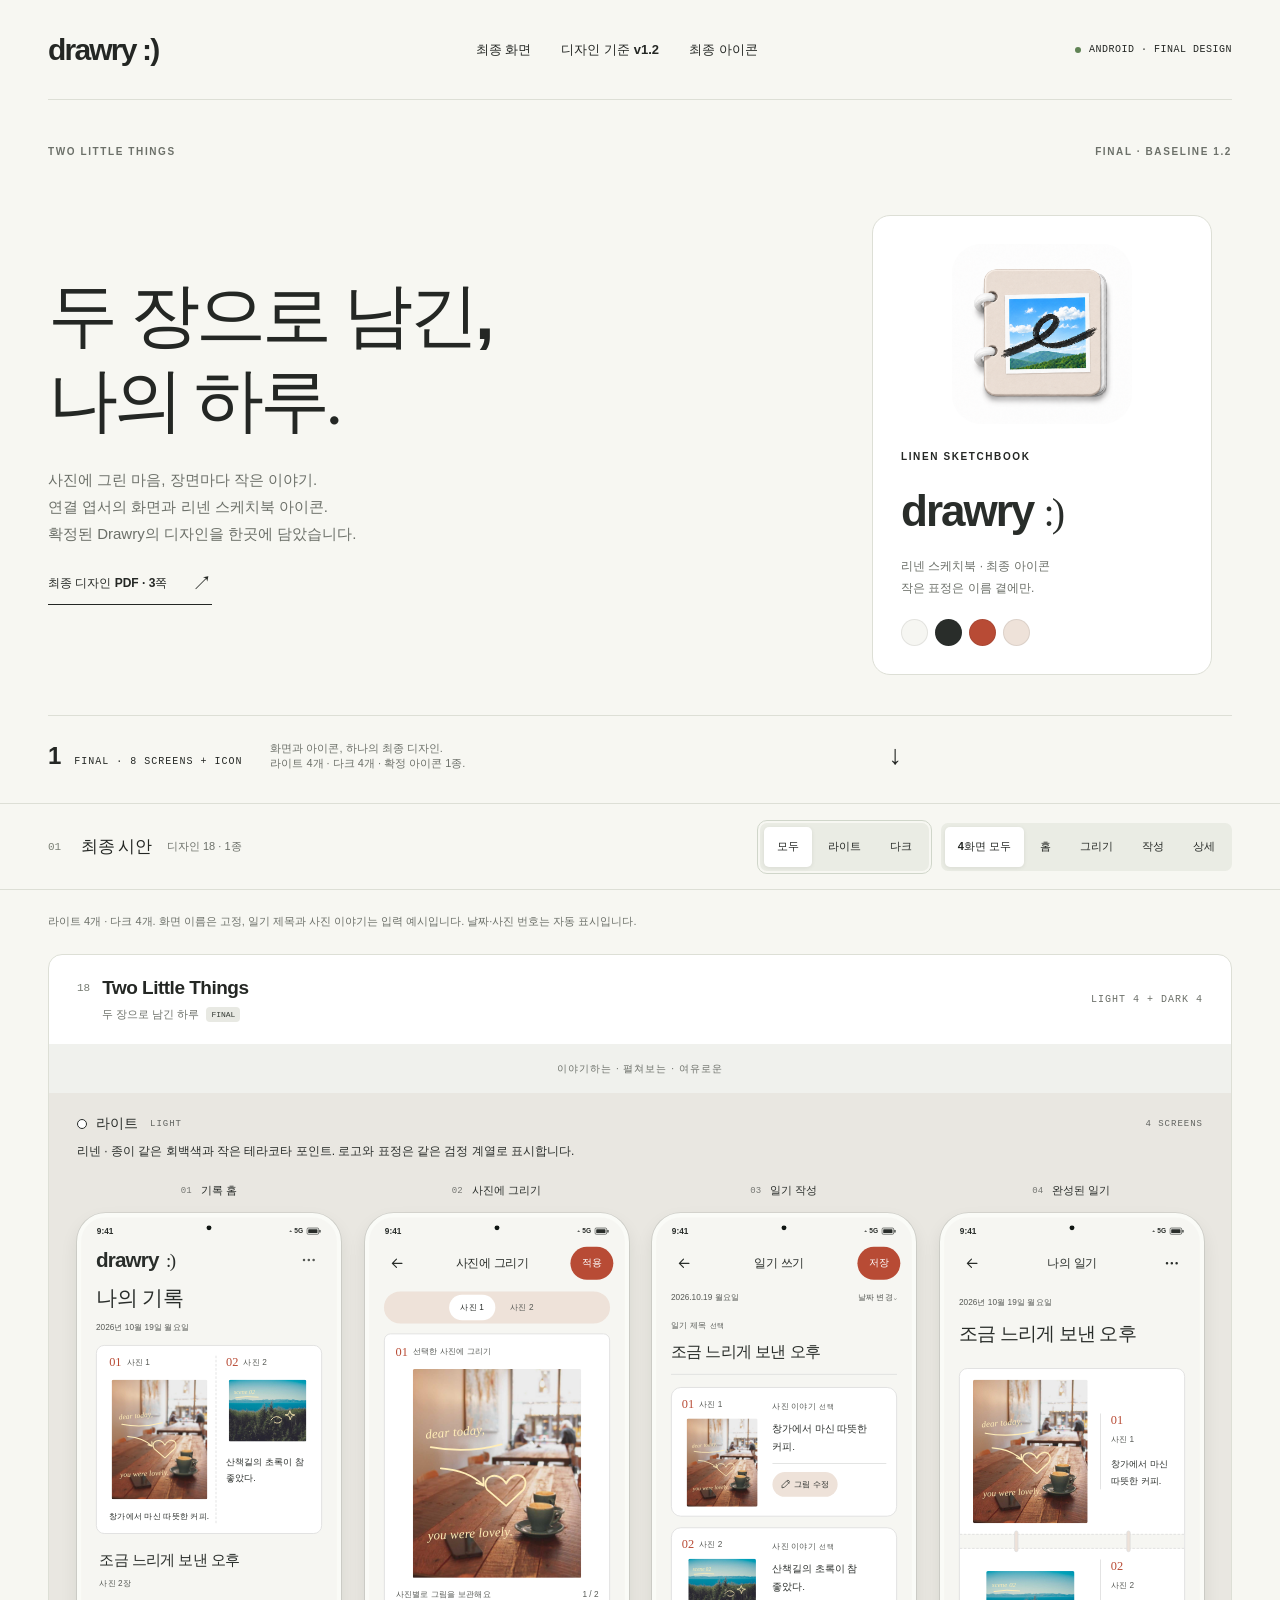
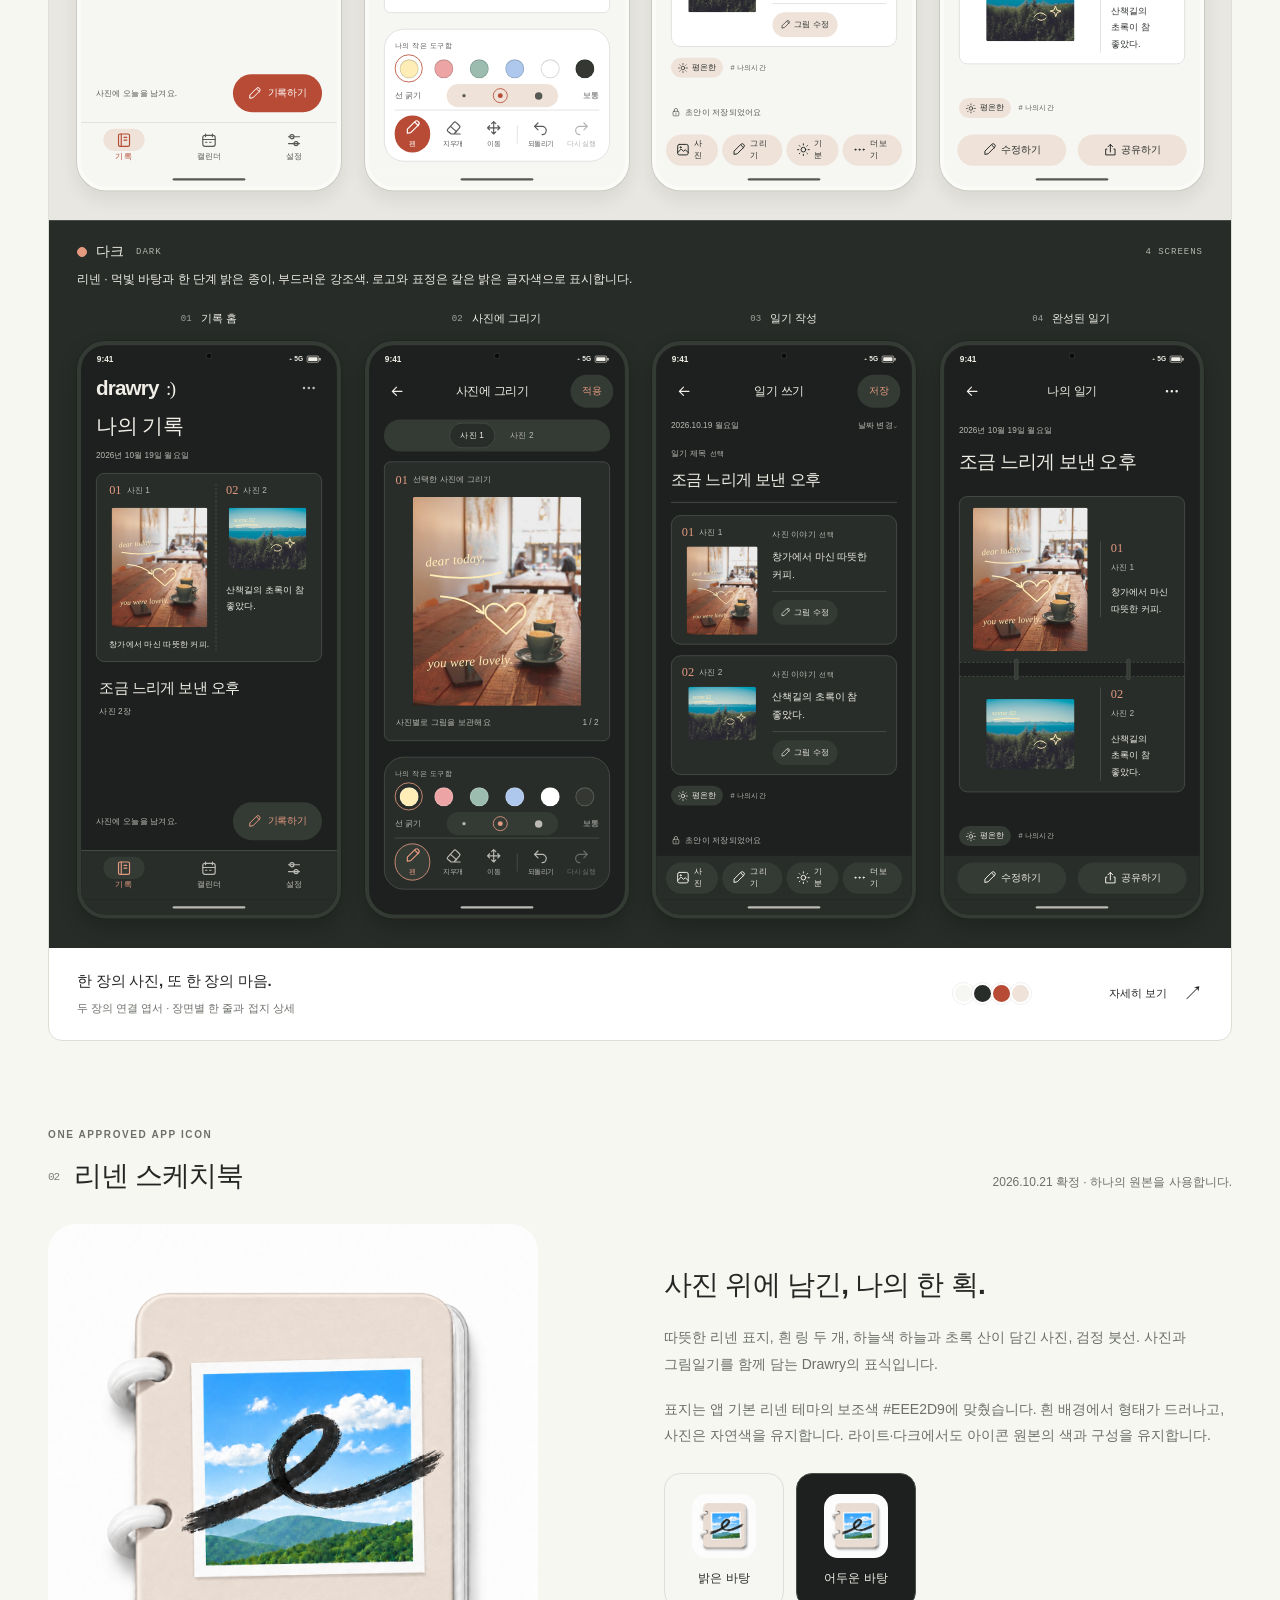
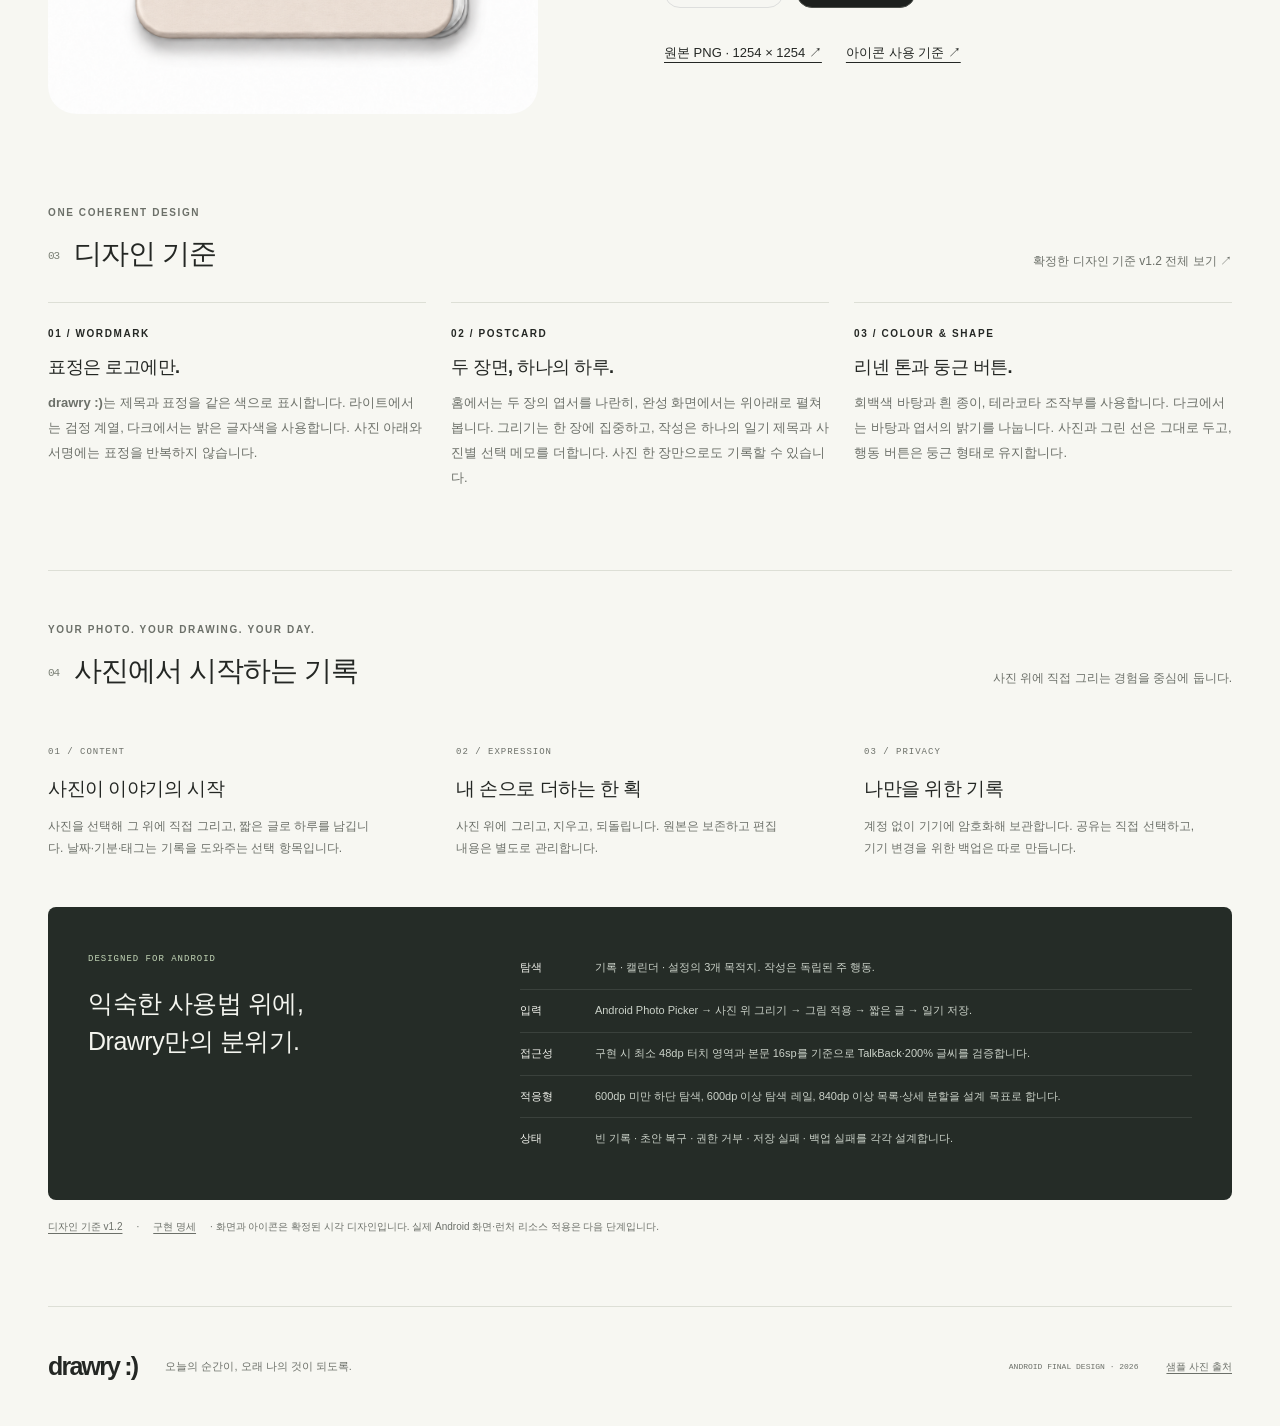
<file: docs/design/index.html>
<!doctype html>
<html lang="ko">
<head>
  <meta charset="utf-8">
  <meta name="viewport" content="width=device-width, initial-scale=1">
  <meta name="theme-color" content="#f7f7f2">
  <meta name="description" content="Drawry 최종 디자인. 연결 엽서의 라이트·다크 8개 화면과 확정된 리넨 스케치북 아이콘, 디자인 기준 v1.2.">
  <title>Drawry — 두 장으로 남긴 하루 · 최종 디자인</title>
  <link rel="stylesheet" href="final-design.css">
  <script src="design-tokens.js" defer></script>
  <script src="final-design.js" defer></script>
</head>
<body class="final-document">
  <a href="#concepts" class="skip-link">최종 시안으로 건너뛰기</a>
  <header class="masthead wrap">
    <a class="wordmark" href="#top" aria-label="Drawry 최종 디자인 처음으로">drawry :)</a>
    <nav aria-label="페이지 메뉴"><a href="#concepts">최종 화면</a><a href="design-system.html">디자인 기준 v1.2</a><a href="#app-icon">최종 아이콘</a></nav>
    <span class="version"><span></span> ANDROID · FINAL DESIGN</span>
  </header>
  <main id="top">
    <section class="intro wrap" aria-labelledby="intro-title">
      <div class="eyebrow">TWO LITTLE THINGS <span>FINAL · BASELINE 1.2</span></div>
      <div class="intro-columns">
        <div>
          <h1 id="intro-title">두 장으로 남긴,<br><span>나의 하루.</span></h1>
          <p class="intro-lead">사진에 그린 마음, 장면마다 작은 이야기.<br>연결 엽서의 화면과 리넨 스케치북 아이콘.<br>확정된 Drawry의 디자인을 한곳에 담았습니다.</p>
          <a class="pdf-download" href="final-design.pdf" download>최종 디자인 PDF · 3쪽 <span>↗</span></a>
        </div>
        <aside class="intro-aside">
          <div class="final-identity">
            <a class="final-icon-link" href="assets/app-icon.png" aria-label="확정된 리넨 스케치북 아이콘 원본 열기"><img class="approved-icon hero-icon" src="assets/app-icon.png" width="1254" height="1254" alt="흰 배경의 리넨 스케치북에 흰 링 두 개, 푸른 하늘과 초록 산 사진, 검정 붓선이 있는 Drawry 아이콘"></a>
            <span class="eyebrow">LINEN SKETCHBOOK</span>
            <strong>drawry <span>:)</span></strong>
            <p>리넨 스케치북 · 최종 아이콘<br>작은 표정은 이름 곁에만.</p>
            <div class="final-palette" aria-label="리넨 팔레트">
              <i style="--swatch:#F6F6F2" title="바탕 #F6F6F2"></i><i style="--swatch:#292D2A" title="글자 #292D2A"></i><i style="--swatch:#B84B35" title="강조 #B84B35"></i><i style="--swatch:#EEE2D9" title="보조 #EEE2D9"></i>
            </div>
          </div>
        </aside>
      </div>
      <div class="intro-footer"><span><b>1</b> FINAL · 8 SCREENS + ICON</span><p>화면과 아이콘, 하나의 최종 디자인.<br>라이트 4개 · 다크 4개 · 확정 아이콘 1종.</p><a href="#concepts" aria-label="최종 시안 보기">↓</a></div>
    </section>
    <section id="concepts" class="concepts-section" aria-labelledby="concepts-title">
      <div class="gallery-tools"><div class="wrap toolbar-inner">
        <div class="gallery-title"><span class="section-number">01</span><h2 id="concepts-title">최종 시안</h2><span id="visible-count">디자인 18 · 1종</span></div>
        <div class="toolbar-actions">
          <div class="segmented mode-filter" role="group" aria-label="표시 모드 선택"><button type="button" data-mode-filter="both" aria-pressed="true">모두</button><button type="button" data-mode-filter="light" aria-pressed="false">라이트</button><button type="button" data-mode-filter="dark" aria-pressed="false">다크</button></div>
          <div class="segmented" role="group" aria-label="시안 화면 선택"><button type="button" data-view="all" aria-pressed="true">4화면 모두</button><button type="button" data-view="home" aria-pressed="false">홈</button><button type="button" data-view="drawing" aria-pressed="false">그리기</button><button type="button" data-view="editor" aria-pressed="false">작성</button><button type="button" data-view="detail" aria-pressed="false">상세</button></div>
        </div>
      </div></div>
      <div class="wrap"><p class="board-hint">라이트 4개 · 다크 4개. 화면 이름은 고정, 일기 제목과 사진 이야기는 입력 예시입니다. 날짜·사진 번호는 자동 표시입니다.</p><div id="concept-grid" class="concept-grid"></div></div>
    </section>
    <section id="app-icon" class="final-icon-section wrap" aria-labelledby="app-icon-title">
      <div class="section-heading"><div><div class="eyebrow">ONE APPROVED APP ICON</div><h2 id="app-icon-title"><span class="section-number">02</span> 리넨 스케치북</h2></div><p>2026.10.21 확정 · 하나의 원본을 사용합니다.</p></div>
      <div class="final-icon-layout">
        <a href="assets/app-icon.png" class="final-icon-art" aria-label="최종 아이콘 원본 PNG 열기"><img class="approved-icon" src="assets/app-icon.png" width="1254" height="1254" alt="리넨 표지와 자연색 사진, 검정 붓선의 스케치북 아이콘 최종 원본"></a>
        <div class="final-icon-copy"><h3>사진 위에 남긴, 나의 한 획.</h3><p>따뜻한 리넨 표지, 흰 링 두 개, 하늘색 하늘과 초록 산이 담긴 사진, 검정 붓선. 사진과 그림일기를 함께 담는 Drawry의 표식입니다.</p><p>표지는 앱 기본 리넨 테마의 보조색 #EEE2D9에 맞췄습니다. 흰 배경에서 형태가 드러나고, 사진은 자연색을 유지합니다. 라이트·다크에서도 아이콘 원본의 색과 구성을 유지합니다.</p><div class="final-icon-contexts" aria-label="동일 아이콘의 밝고 어두운 주변 바탕 예시"><figure><img class="approved-icon" src="assets/app-icon.png" width="64" height="64" alt="밝은 주변 바탕의 동일 아이콘"><figcaption>밝은 바탕</figcaption></figure><figure><img class="approved-icon" src="assets/app-icon.png" width="64" height="64" alt="어두운 주변 바탕의 동일 아이콘"><figcaption>어두운 바탕</figcaption></figure></div><div class="final-icon-links"><a href="assets/app-icon.png" download>원본 PNG · 1254 × 1254 ↗</a><a href="design-system.html#app-icon">아이콘 사용 기준 ↗</a></div></div>
      </div>
    </section>
    <section id="design-guide" class="comparison wrap" aria-labelledby="design-guide-title">
      <div class="section-heading"><div><div class="eyebrow">ONE COHERENT DESIGN</div><h2 id="design-guide-title"><span class="section-number">03</span> 디자인 기준</h2></div><p><a href="design-system.html">확정한 디자인 기준 v1.2 전체 보기 ↗</a></p></div>
      <div class="final-guide-grid">
        <article><span class="eyebrow">01 / WORDMARK</span><h3>표정은 로고에만.</h3><p><b>drawry :)</b>는 제목과 표정을 같은 색으로 표시합니다. 라이트에서는 검정 계열, 다크에서는 밝은 글자색을 사용합니다. 사진 아래와 서명에는 표정을 반복하지 않습니다.</p></article>
        <article><span class="eyebrow">02 / POSTCARD</span><h3>두 장면, 하나의 하루.</h3><p>홈에서는 두 장의 엽서를 나란히, 완성 화면에서는 위아래로 펼쳐 봅니다. 그리기는 한 장에 집중하고, 작성은 하나의 일기 제목과 사진별 선택 메모를 더합니다. 사진 한 장만으로도 기록할 수 있습니다.</p></article>
        <article><span class="eyebrow">03 / COLOUR & SHAPE</span><h3>리넨 톤과 둥근 버튼.</h3><p>회백색 바탕과 흰 종이, 테라코타 조작부를 사용합니다. 다크에서는 바탕과 엽서의 밝기를 나눕니다. 사진과 그린 선은 그대로 두고, 행동 버튼은 둥근 형태로 유지합니다.</p></article>
      </div>
    </section>
    <section id="principles" class="principles wrap" aria-labelledby="principles-title">
      <div class="section-heading"><div><div class="eyebrow">YOUR PHOTO. YOUR DRAWING. YOUR DAY.</div><h2 id="principles-title"><span class="section-number">04</span> 사진에서 시작하는 기록</h2></div><p>사진 위에 직접 그리는 경험을 중심에 둡니다.</p></div>
      <div class="principle-grid">
        <article><span class="principle-index">01 / CONTENT</span><h3>사진이 이야기의 시작</h3><p>사진을 선택해 그 위에 직접 그리고, 짧은 글로 하루를 남깁니다. 날짜·기분·태그는 기록을 도와주는 선택 항목입니다.</p></article>
        <article><span class="principle-index">02 / EXPRESSION</span><h3>내 손으로 더하는 한 획</h3><p>사진 위에 그리고, 지우고, 되돌립니다. 원본은 보존하고 편집 내용은 별도로 관리합니다.</p></article>
        <article><span class="principle-index">03 / PRIVACY</span><h3>나만을 위한 기록</h3><p>계정 없이 기기에 암호화해 보관합니다. 공유는 직접 선택하고, 기기 변경을 위한 백업은 따로 만듭니다.</p></article>
      </div>
      <div class="android-spec"><div><span class="android-label">DESIGNED FOR ANDROID</span><h3>익숙한 사용법 위에,<br>Drawry만의 분위기.</h3></div><dl>
        <div><dt>탐색</dt><dd>기록 · 캘린더 · 설정의 3개 목적지. 작성은 독립된 주 행동.</dd></div>
        <div><dt>입력</dt><dd>Android Photo Picker → 사진 위 그리기 → 그림 적용 → 짧은 글 → 일기 저장.</dd></div>
        <div><dt>접근성</dt><dd>구현 시 최소 48dp 터치 영역과 본문 16sp를 기준으로 TalkBack·200% 글씨를 검증합니다.</dd></div>
        <div><dt>적응형</dt><dd>600dp 미만 하단 탐색, 600dp 이상 탐색 레일, 840dp 이상 목록·상세 분할을 설계 목표로 합니다.</dd></div>
        <div><dt>상태</dt><dd>빈 기록 · 초안 복구 · 권한 거부 · 저장 실패 · 백업 실패를 각각 설계합니다.</dd></div>
      </dl></div>
      <p class="reference-links"><a href="design-system.html">디자인 기준 v1.2</a> · <a href="DESIGN_SYSTEM.md">구현 명세</a> · 화면과 아이콘은 확정된 시각 디자인입니다. 실제 Android 화면·런처 리소스 적용은 다음 단계입니다.</p>
    </section>
  </main>
  <footer class="footer wrap"><a href="#top" class="wordmark">drawry :)</a><p>오늘의 순간이, 오래 나의 것이 되도록.</p><span>ANDROID FINAL DESIGN · 2026</span><a href="assets/credits.txt">샘플 사진 출처</a></footer>
  <dialog id="concept-dialog" aria-labelledby="dialog-title"><div class="dialog-top"><span class="eyebrow">FINAL DESIGN DETAIL</span><button type="button" id="close-dialog" class="icon-button" aria-label="상세 시안 닫기">×</button></div><div id="dialog-content"></div></dialog>
  <noscript><p class="no-script">디자인 시안을 보려면 브라우저의 JavaScript를 켜 주세요. 모든 콘텐츠는 로컬에서 표시됩니다.</p></noscript>
</body>
</html>
</file>
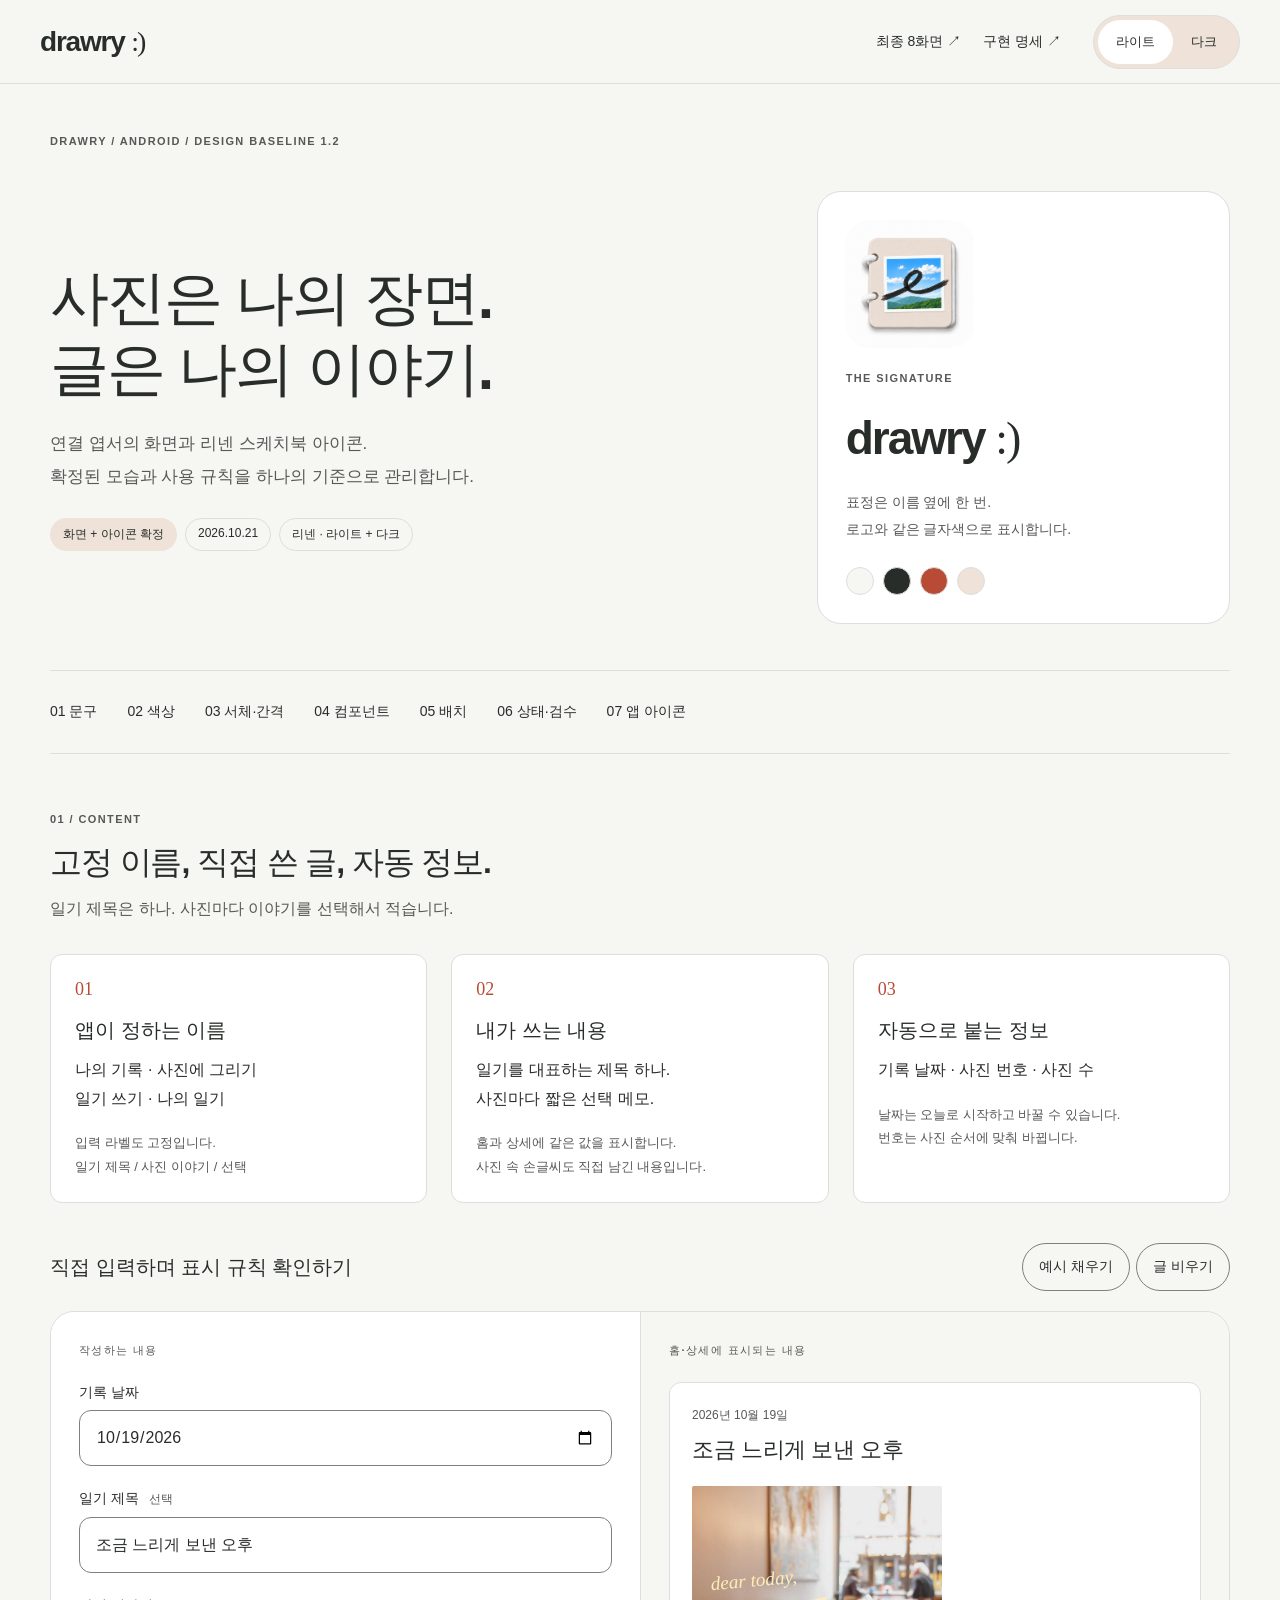
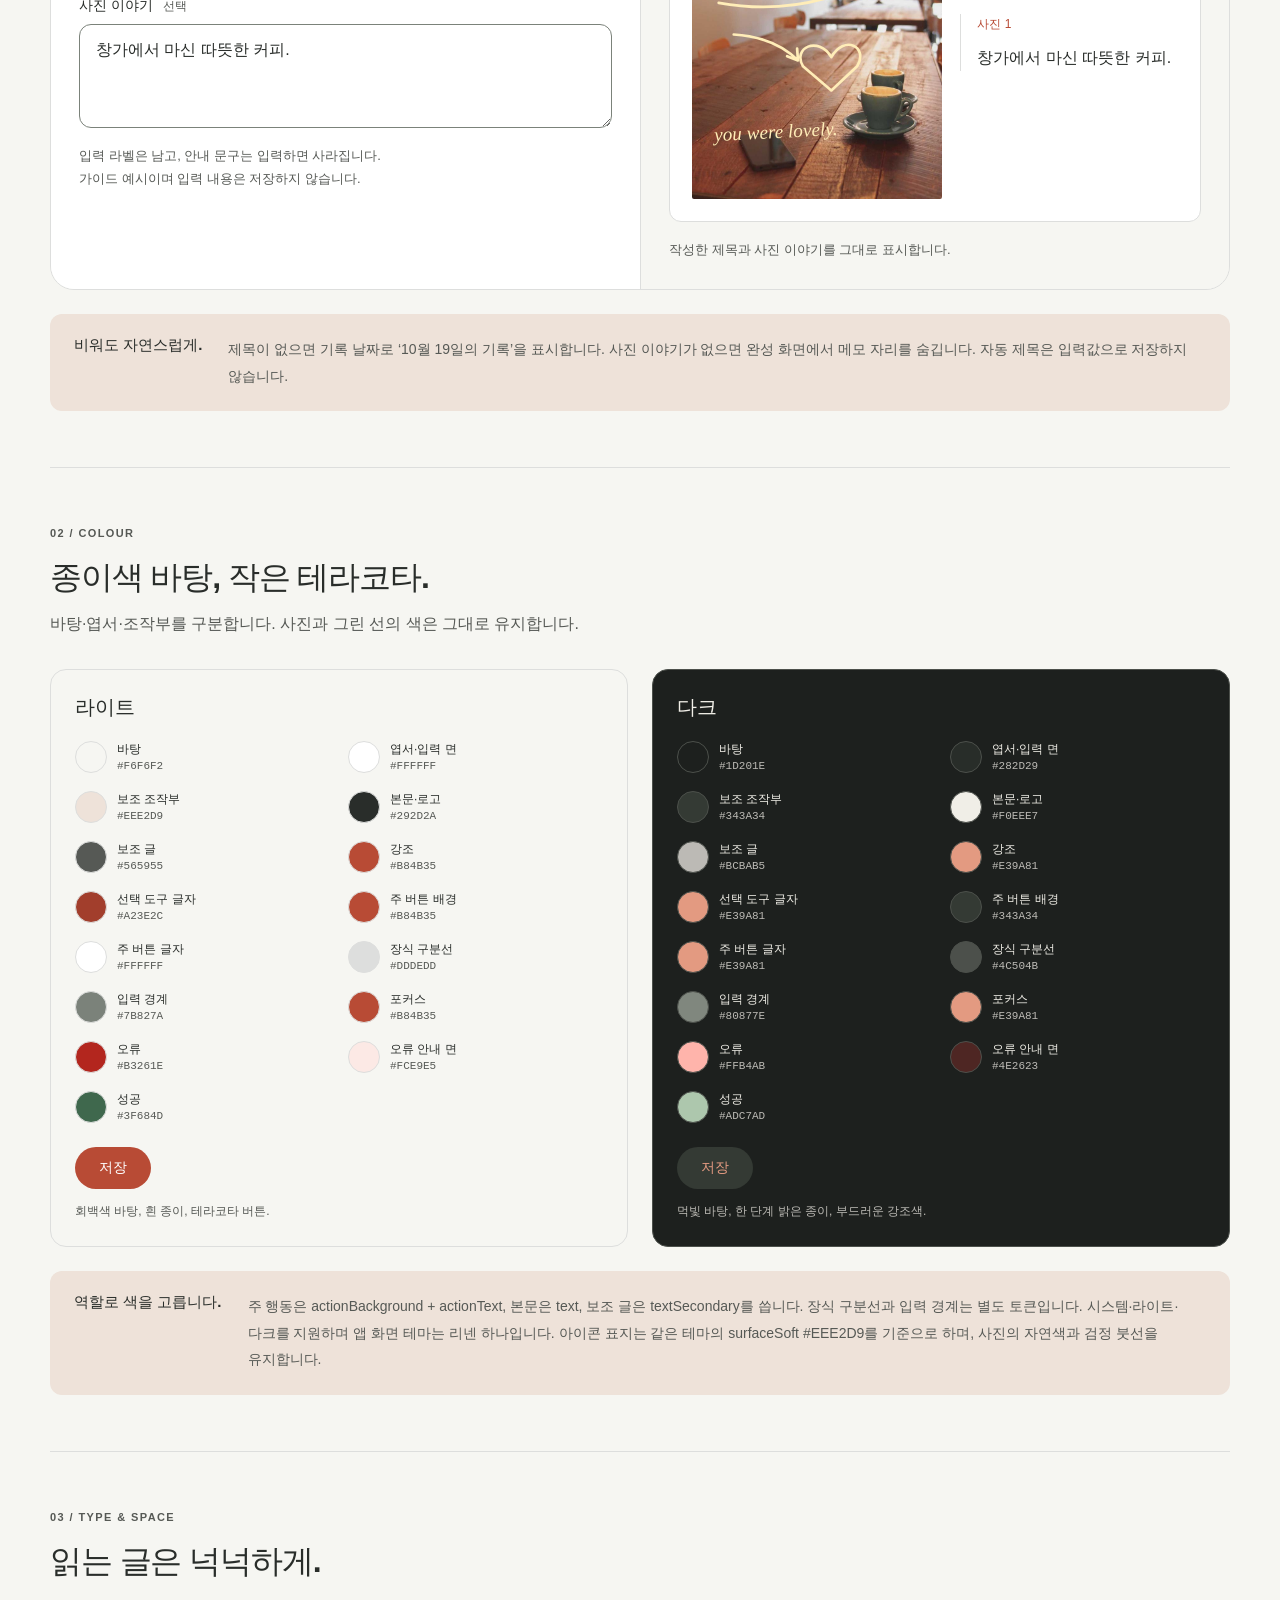
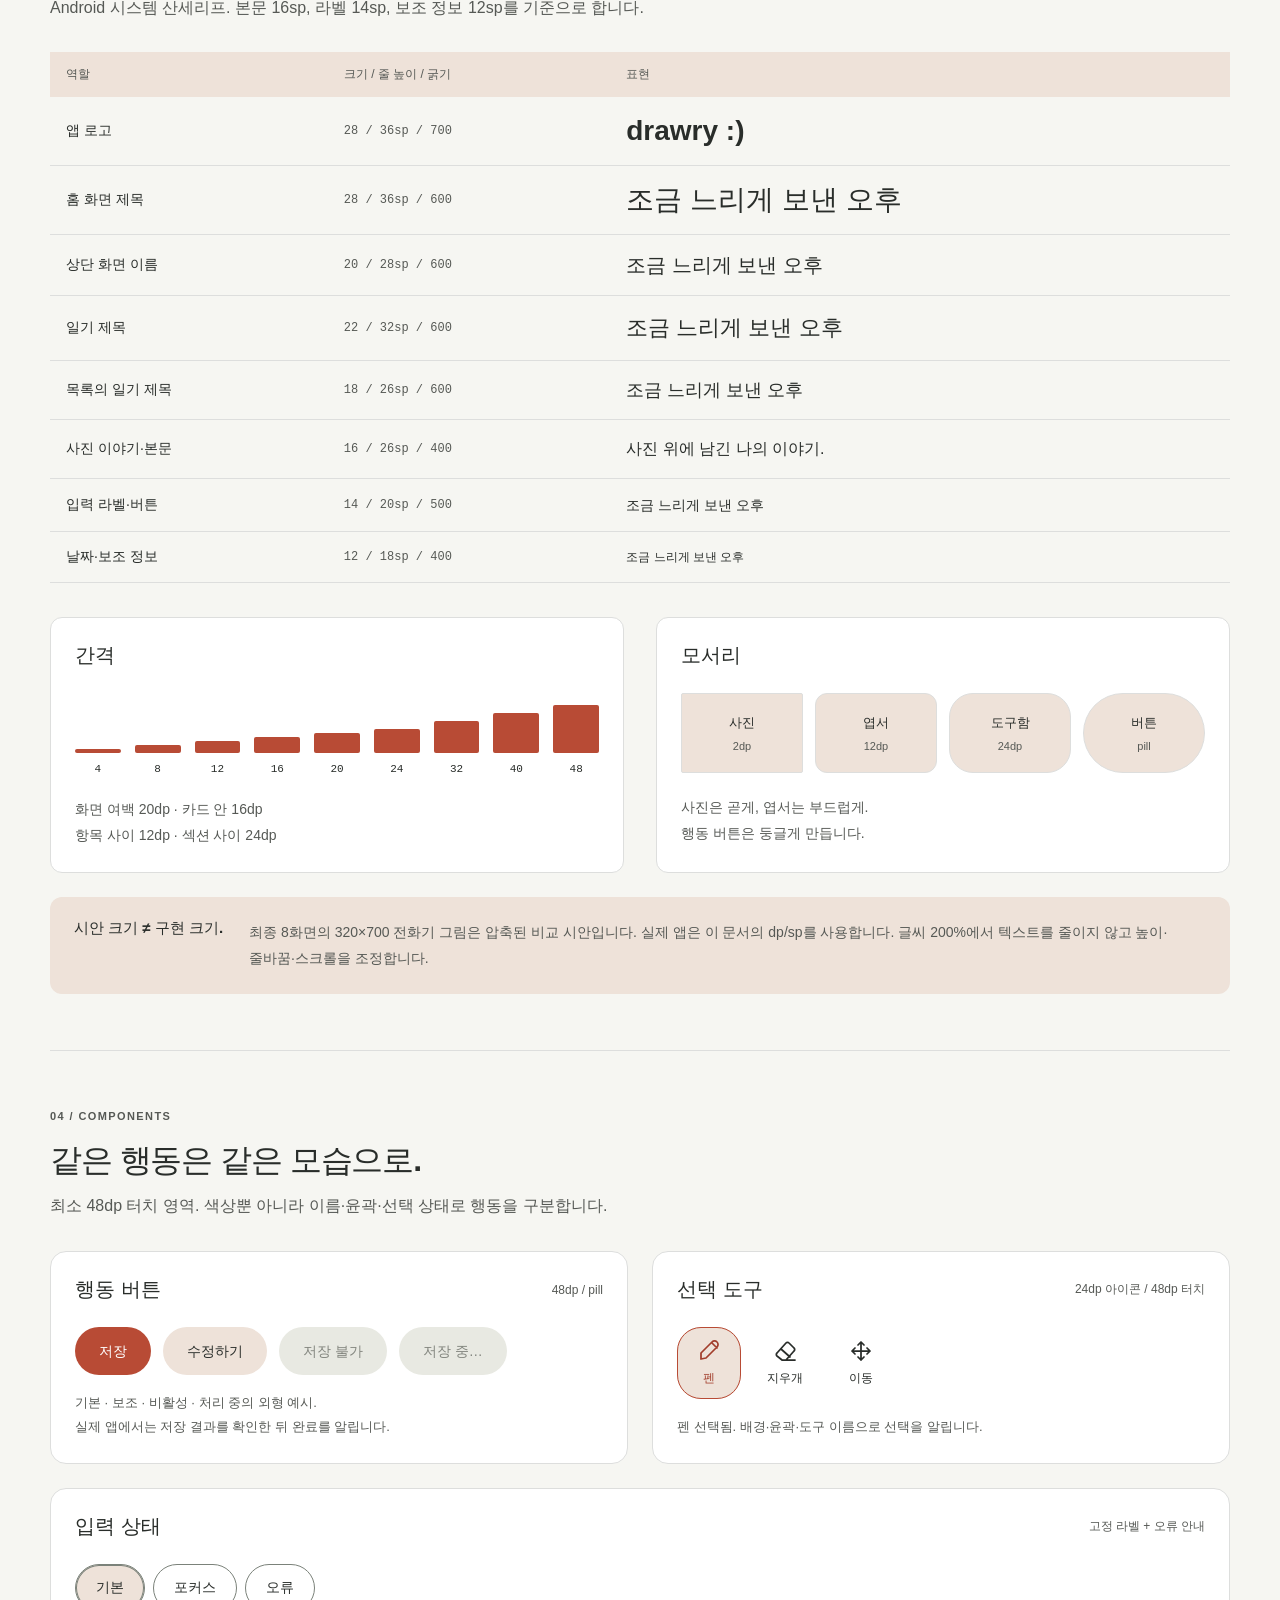
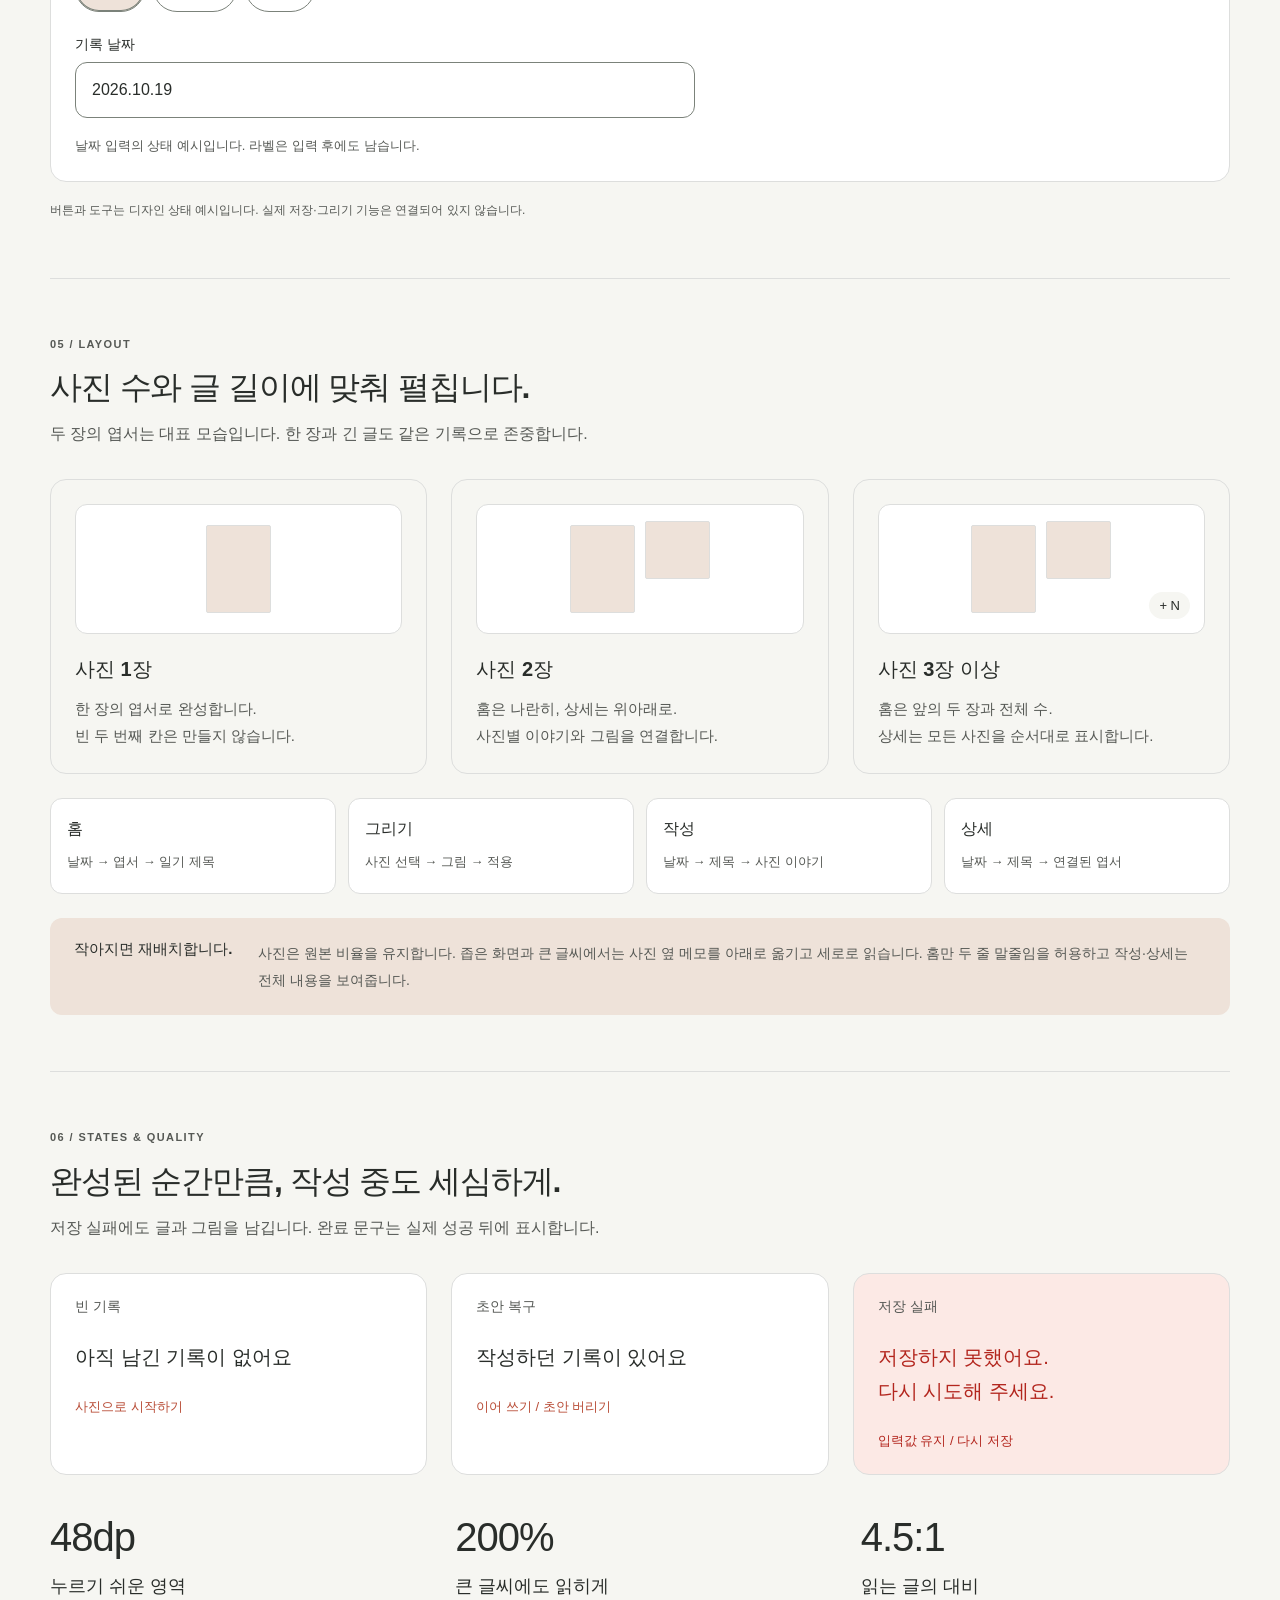
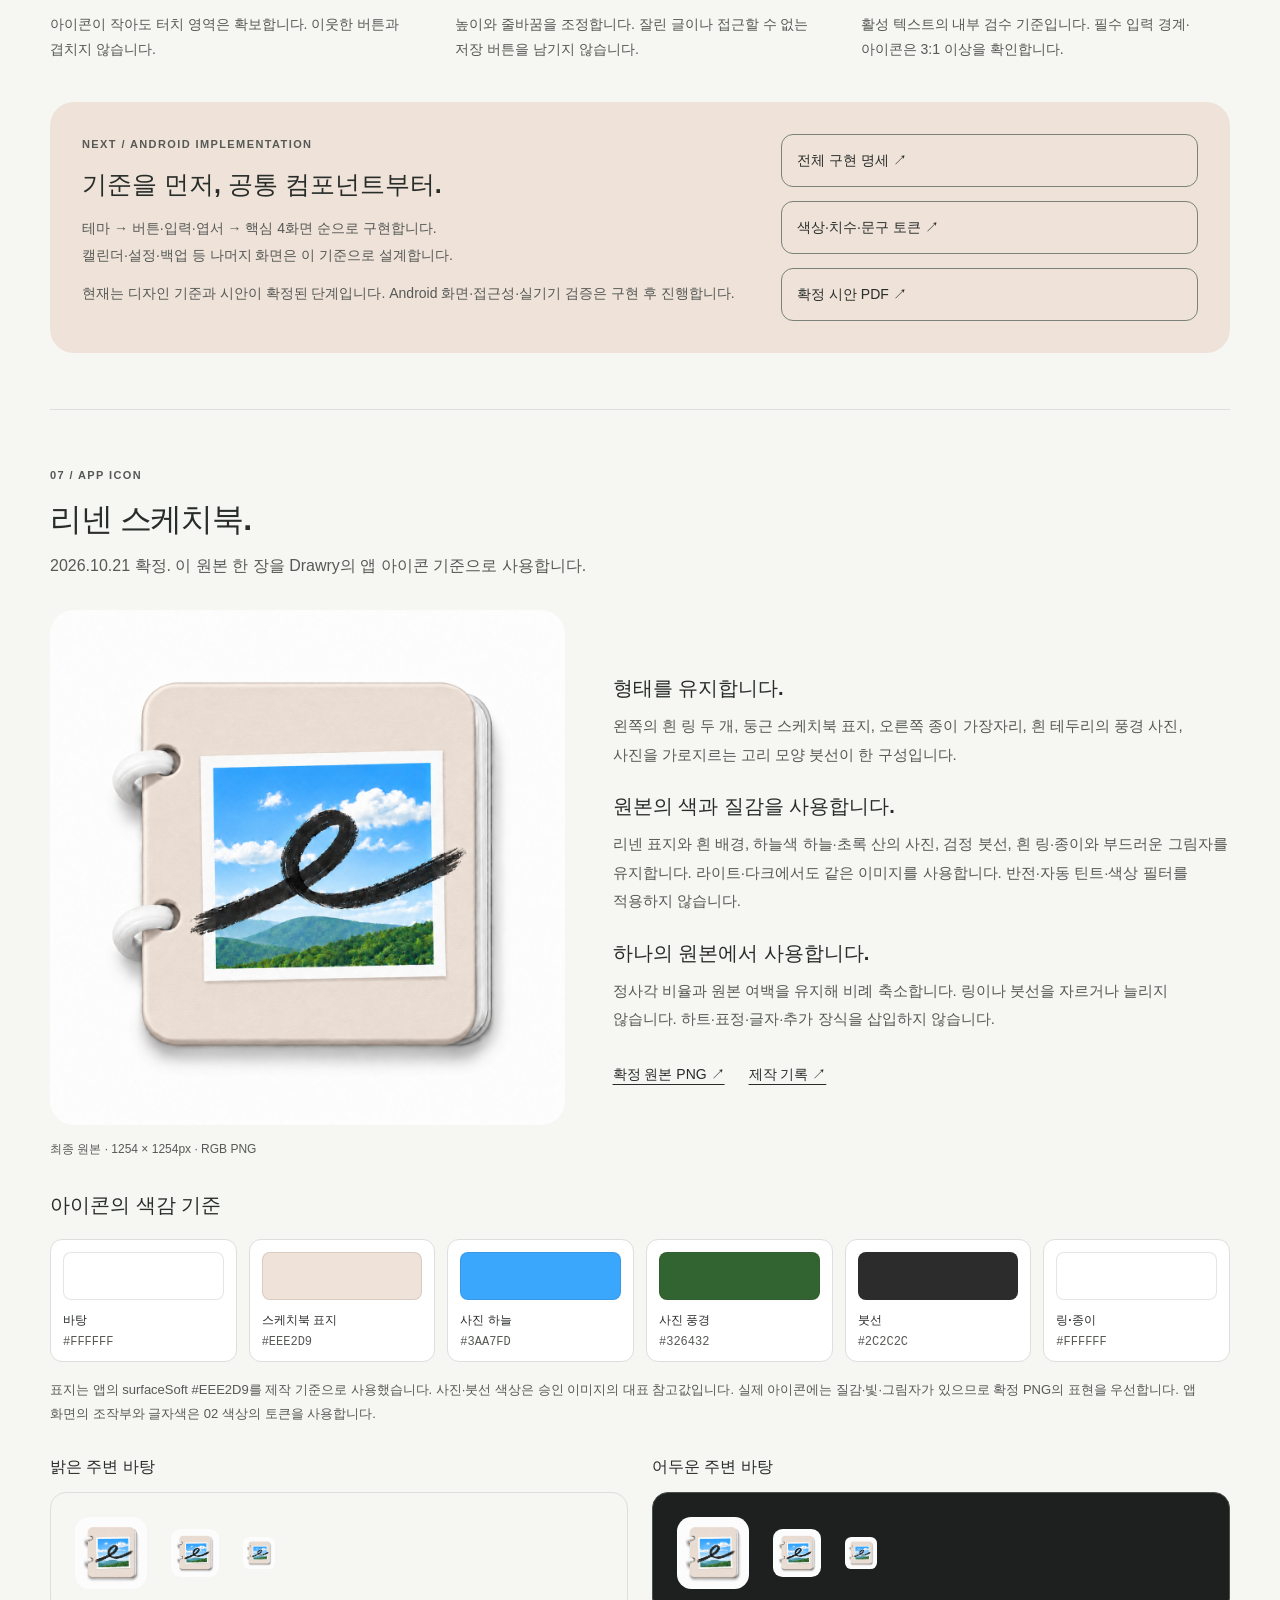
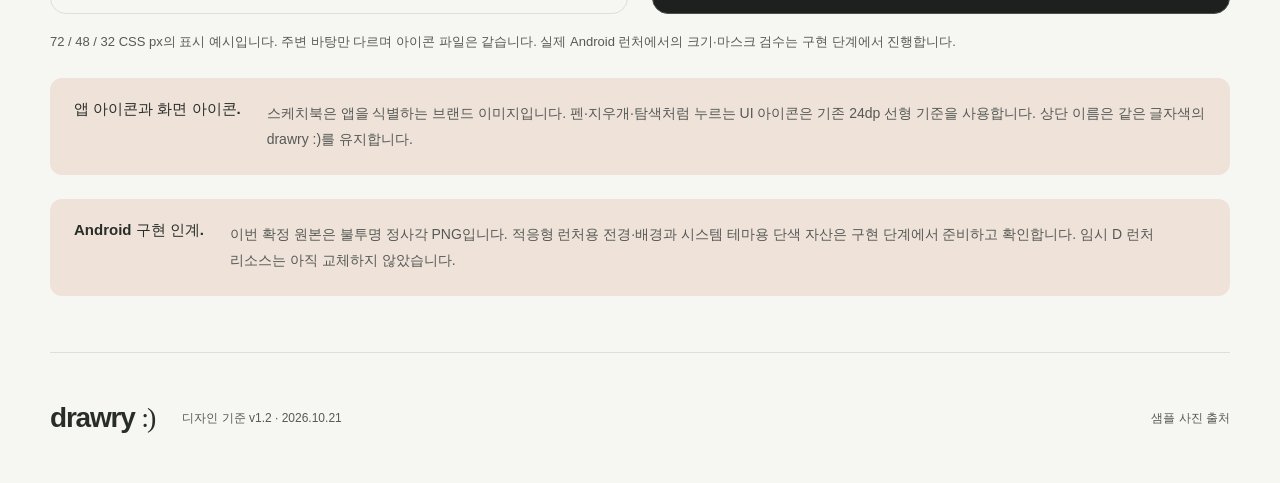
<file: docs/design/design-system.html>
<!doctype html>
<html lang="ko">
<head>
  <meta charset="utf-8">
  <meta name="viewport" content="width=device-width, initial-scale=1">
  <meta name="description" content="Drawry Android 디자인 기준 v1.2. 확정된 화면과 리넨 스케치북 아이콘의 문구, 색상, 서체, 컴포넌트, 사용 규칙.">
  <title>Drawry — 디자인 기준 v1.2</title>
  <link rel="stylesheet" href="design-system.css">
  <script src="design-tokens.js" defer></script>
  <script src="design-system.js" defer></script>
</head>
<body>
  <a class="skip" href="#main">디자인 기준으로 건너뛰기</a>
  <header class="site-header">
    <a class="brand" href="index.html">drawry <span>:)</span></a>
    <nav aria-label="문서"><a href="index.html">최종 8화면 ↗</a><a href="DESIGN_SYSTEM.md">구현 명세 ↗</a></nav>
    <div class="mode-control" role="group" aria-label="가이드 표시 모드">
      <button type="button" data-mode="light" aria-pressed="true">라이트</button>
      <button type="button" data-mode="dark" aria-pressed="false">다크</button>
    </div>
  </header>
  <main id="main">
    <section class="hero page">
      <div class="kicker">DRAWRY / ANDROID / DESIGN BASELINE 1.2</div>
      <div class="hero-columns">
        <div><h1>사진은 나의 장면.<br>글은 나의 이야기.</h1><p class="lead">연결 엽서의 화면과 리넨 스케치북 아이콘.<br>확정된 모습과 사용 규칙을 하나의 기준으로 관리합니다.</p><div class="badges"><span>화면 + 아이콘 확정</span><span>2026.10.21</span><span>리넨 · 라이트 + 다크</span></div></div>
        <aside class="identity"><img class="guide-identity-icon" src="assets/app-icon.png" width="1254" height="1254" alt="확정된 리넨 스케치북 아이콘"><span class="kicker">THE SIGNATURE</span><strong>drawry <span>:)</span></strong><p>표정은 이름 옆에 한 번.<br>로고와 같은 글자색으로 표시합니다.</p><div class="identity-colours" aria-label="현재 모드 팔레트"><i></i><i></i><i></i><i></i></div></aside>
      </div>
      <nav class="contents" aria-label="기준 목차"><a href="#content">01 문구</a><a href="#colours">02 색상</a><a href="#type">03 서체·간격</a><a href="#components">04 컴포넌트</a><a href="#layout">05 배치</a><a href="#states">06 상태·검수</a><a href="#app-icon">07 앱 아이콘</a></nav>
    </section>

    <section id="content" class="page section">
      <div class="section-head"><div class="kicker">01 / CONTENT</div><h2>고정 이름, 직접 쓴 글, 자동 정보.</h2><p>일기 제목은 하나. 사진마다 이야기를 선택해서 적습니다.</p></div>
      <div class="rule-grid">
        <article><span class="number">01</span><h3>앱이 정하는 이름</h3><p>나의 기록 · 사진에 그리기<br>일기 쓰기 · 나의 일기</p><small>입력 라벨도 고정입니다.<br>일기 제목 / 사진 이야기 / 선택</small></article>
        <article><span class="number">02</span><h3>내가 쓰는 내용</h3><p>일기를 대표하는 제목 하나.<br>사진마다 짧은 선택 메모.</p><small>홈과 상세에 같은 값을 표시합니다.<br>사진 속 손글씨도 직접 남긴 내용입니다.</small></article>
        <article><span class="number">03</span><h3>자동으로 붙는 정보</h3><p>기록 날짜 · 사진 번호 · 사진 수</p><small>날짜는 오늘로 시작하고 바꿀 수 있습니다.<br>번호는 사진 순서에 맞춰 바뀝니다.</small></article>
      </div>
      <div class="demo-head"><h3>직접 입력하며 표시 규칙 확인하기</h3><div class="demo-actions"><button type="button" id="fill-example" class="text-button">예시 채우기</button><button type="button" id="clear-example" class="text-button">글 비우기</button></div></div>
      <div class="content-demo">
        <div class="demo-form">
          <span class="kicker">작성하는 내용</span>
          <label class="field"><span>기록 날짜</span><input type="date" id="entry-date" value="2026-10-19"></label>
          <label class="field"><span>일기 제목 <small>선택</small></span><input id="entry-title" value="조금 느리게 보낸 오후" placeholder="오늘의 제목을 적어보세요"></label>
          <label class="field"><span>사진 이야기 <small>선택</small></span><textarea id="entry-caption" rows="3" placeholder="이 사진을 보면 어떤 생각이 드나요?">창가에서 마신 따뜻한 커피.</textarea></label>
          <p class="helper">입력 라벨은 남고, 안내 문구는 입력하면 사라집니다.<br>가이드 예시이며 입력 내용은 저장하지 않습니다.</p>
        </div>
        <div class="demo-preview">
          <span class="kicker">홈·상세에 표시되는 내용</span>
          <article class="postcard">
            <time id="preview-date">2026년 10월 19일</time>
            <h3 id="preview-title">조금 느리게 보낸 오후</h3>
            <div class="photo-row">
              <div class="photo-art"><img src="assets/coffee.jpg" alt="따뜻한 커피가 놓인 나무 테이블 예시"><svg viewBox="0 0 300 375" preserveAspectRatio="xMidYMid meet" aria-hidden="true"><text x="23" y="125" transform="rotate(-5 23 125)">dear today,</text><path d="M32 140q65 12 127-5M167 205c-16-26-47-11-34 11l34 29 31-29c14-24-16-38-31-11Z"/><path d="M50 178q49 3 77 31m-13-5 13 5-1-14"/><text x="27" y="306" transform="rotate(-3 27 306)">you were lovely.</text></svg></div>
              <div class="photo-copy"><span class="photo-number">사진 1</span><p id="preview-caption">창가에서 마신 따뜻한 커피.</p></div>
            </div>
          </article>
          <p class="helper" id="preview-rule" aria-live="polite">작성한 제목과 사진 이야기를 그대로 표시합니다.</p>
        </div>
      </div>
      <div class="note"><b>비워도 자연스럽게.</b><p>제목이 없으면 기록 날짜로 ‘10월 19일의 기록’을 표시합니다. 사진 이야기가 없으면 완성 화면에서 메모 자리를 숨깁니다. 자동 제목은 입력값으로 저장하지 않습니다.</p></div>
    </section>

    <section id="colours" class="page section">
      <div class="section-head"><div class="kicker">02 / COLOUR</div><h2>종이색 바탕, 작은 테라코타.</h2><p>바탕·엽서·조작부를 구분합니다. 사진과 그린 선의 색은 그대로 유지합니다.</p></div>
      <div class="palette-pair" id="palette-pair"></div>
      <div class="note"><b>역할로 색을 고릅니다.</b><p>주 행동은 actionBackground + actionText, 본문은 text, 보조 글은 textSecondary를 씁니다. 장식 구분선과 입력 경계는 별도 토큰입니다. 시스템·라이트·다크를 지원하며 앱 화면 테마는 리넨 하나입니다. 아이콘 표지는 같은 테마의 surfaceSoft #EEE2D9를 기준으로 하며, 사진의 자연색과 검정 붓선을 유지합니다.</p></div>
    </section>

    <section id="type" class="page section">
      <div class="section-head"><div class="kicker">03 / TYPE & SPACE</div><h2>읽는 글은 넉넉하게.</h2><p>Android 시스템 산세리프. 본문 16sp, 라벨 14sp, 보조 정보 12sp를 기준으로 합니다.</p></div>
      <div class="table-scroll"><table class="type-table"><thead><tr><th>역할</th><th>크기 / 줄 높이 / 굵기</th><th>표현</th></tr></thead><tbody id="type-rows"></tbody></table></div>
      <div class="dimension-grid">
        <article><h3>간격</h3><div class="spacing-scale" id="spacing-scale"></div><p>화면 여백 20dp · 카드 안 16dp<br>항목 사이 12dp · 섹션 사이 24dp</p></article>
        <article><h3>모서리</h3><div class="radius-scale"><div>사진<small>2dp</small></div><div>엽서<small>12dp</small></div><div>도구함<small>24dp</small></div><div>버튼<small>pill</small></div></div><p>사진은 곧게, 엽서는 부드럽게.<br>행동 버튼은 둥글게 만듭니다.</p></article>
      </div>
      <div class="note"><b>시안 크기 ≠ 구현 크기.</b><p>최종 8화면의 320×700 전화기 그림은 압축된 비교 시안입니다. 실제 앱은 이 문서의 dp/sp를 사용합니다. 글씨 200%에서 텍스트를 줄이지 않고 높이·줄바꿈·스크롤을 조정합니다.</p></div>
    </section>

    <section id="components" class="page section">
      <div class="section-head"><div class="kicker">04 / COMPONENTS</div><h2>같은 행동은 같은 모습으로.</h2><p>최소 48dp 터치 영역. 색상뿐 아니라 이름·윤곽·선택 상태로 행동을 구분합니다.</p></div>
      <div class="component-grid">
        <article class="component"><div class="component-heading"><h3>행동 버튼</h3><span>48dp / pill</span></div><div class="button-samples"><button type="button" class="primary sample-only">저장</button><button type="button" class="secondary sample-only">수정하기</button><button type="button" class="primary" disabled>저장 불가</button><button type="button" class="primary" disabled aria-busy="true">저장 중…</button></div><p class="helper">기본 · 보조 · 비활성 · 처리 중의 외형 예시.<br>실제 앱에서는 저장 결과를 확인한 뒤 완료를 알립니다.</p></article>
        <article class="component"><div class="component-heading"><h3>선택 도구</h3><span>24dp 아이콘 / 48dp 터치</span></div><div class="tool-samples" role="group" aria-label="도구 선택 예시"><button type="button" data-tool="pen" aria-pressed="true"><svg viewBox="0 0 24 24" aria-hidden="true"><path d="m15 4 5 5M4 20l5-1L20 8a2 2 0 0 0-5-5L4 14z"/></svg>펜</button><button type="button" data-tool="eraser" aria-pressed="false"><svg viewBox="0 0 24 24" aria-hidden="true"><path d="m4 14 9-10a2 2 0 0 1 3 0l5 5a2 2 0 0 1 0 3l-8 9H9l-5-4a2 2 0 0 1 0-3Zm4-4 9 8M12 21h10"/></svg>지우개</button><button type="button" data-tool="move" aria-pressed="false"><svg viewBox="0 0 24 24" aria-hidden="true"><path d="M12 3v18M3 12h18M9 6l3-3 3 3m-6 12 3 3 3-3M6 9l-3 3 3 3m12-6 3 3-3 3"/></svg>이동</button></div><p class="helper" id="tool-status" aria-live="polite">펜 선택됨. 배경·윤곽·도구 이름으로 선택을 알립니다.</p></article>
      </div>
      <div class="field-states component">
        <div class="component-heading"><h3>입력 상태</h3><span>고정 라벨 + 오류 안내</span></div>
        <div class="state-tabs" role="group" aria-label="입력 상태 예시"><button type="button" data-field-state="default" aria-pressed="true">기본</button><button type="button" data-field-state="focus" aria-pressed="false">포커스</button><button type="button" data-field-state="error" aria-pressed="false">오류</button></div>
        <label class="field" id="state-field"><span>기록 날짜</span><input id="state-input" value="2026.10.19" aria-describedby="field-message"></label>
        <p class="helper" id="field-message" aria-live="polite">날짜 입력의 상태 예시입니다. 라벨은 입력 후에도 남습니다.</p>
      </div>
      <p class="section-foot">버튼과 도구는 디자인 상태 예시입니다. 실제 저장·그리기 기능은 연결되어 있지 않습니다.</p>
    </section>

    <section id="layout" class="page section">
      <div class="section-head"><div class="kicker">05 / LAYOUT</div><h2>사진 수와 글 길이에 맞춰 펼칩니다.</h2><p>두 장의 엽서는 대표 모습입니다. 한 장과 긴 글도 같은 기록으로 존중합니다.</p></div>
      <div class="layout-grid">
        <article><div class="layout-sketch single" aria-hidden="true"><i></i></div><h3>사진 1장</h3><p>한 장의 엽서로 완성합니다.<br>빈 두 번째 칸은 만들지 않습니다.</p></article>
        <article><div class="layout-sketch pair" aria-hidden="true"><i></i><i></i></div><h3>사진 2장</h3><p>홈은 나란히, 상세는 위아래로.<br>사진별 이야기와 그림을 연결합니다.</p></article>
        <article><div class="layout-sketch many" aria-hidden="true"><i></i><i></i><span>+ N</span></div><h3>사진 3장 이상</h3><p>홈은 앞의 두 장과 전체 수.<br>상세는 모든 사진을 순서대로 표시합니다.</p></article>
      </div>
      <div class="flow-grid"><div><b>홈</b><span>날짜 → 엽서 → 일기 제목</span></div><div><b>그리기</b><span>사진 선택 → 그림 → 적용</span></div><div><b>작성</b><span>날짜 → 제목 → 사진 이야기</span></div><div><b>상세</b><span>날짜 → 제목 → 연결된 엽서</span></div></div>
      <div class="note"><b>작아지면 재배치합니다.</b><p>사진은 원본 비율을 유지합니다. 좁은 화면과 큰 글씨에서는 사진 옆 메모를 아래로 옮기고 세로로 읽습니다. 홈만 두 줄 말줄임을 허용하고 작성·상세는 전체 내용을 보여줍니다.</p></div>
    </section>

    <section id="states" class="page section">
      <div class="section-head"><div class="kicker">06 / STATES & QUALITY</div><h2>완성된 순간만큼, 작성 중도 세심하게.</h2><p>저장 실패에도 글과 그림을 남깁니다. 완료 문구는 실제 성공 뒤에 표시합니다.</p></div>
      <div class="state-grid"><article><h3>빈 기록</h3><p>아직 남긴 기록이 없어요</p><span>사진으로 시작하기</span></article><article><h3>초안 복구</h3><p>작성하던 기록이 있어요</p><span>이어 쓰기 / 초안 버리기</span></article><article class="error-card"><h3>저장 실패</h3><p>저장하지 못했어요.<br>다시 시도해 주세요.</p><span>입력값 유지 / 다시 저장</span></article></div>
      <div class="quality-grid"><div><b>48dp</b><h3>누르기 쉬운 영역</h3><p>아이콘이 작아도 터치 영역은 확보합니다. 이웃한 버튼과 겹치지 않습니다.</p></div><div><b>200%</b><h3>큰 글씨에도 읽히게</h3><p>높이와 줄바꿈을 조정합니다. 잘린 글이나 접근할 수 없는 저장 버튼을 남기지 않습니다.</p></div><div><b>4.5:1</b><h3>읽는 글의 대비</h3><p>활성 텍스트의 내부 검수 기준입니다. 필수 입력 경계·아이콘은 3:1 이상을 확인합니다.</p></div></div>
      <div class="handoff"><div><span class="kicker">NEXT / ANDROID IMPLEMENTATION</span><h3>기준을 먼저, 공통 컴포넌트부터.</h3><p>테마 → 버튼·입력·엽서 → 핵심 4화면 순으로 구현합니다.<br>캘린더·설정·백업 등 나머지 화면은 이 기준으로 설계합니다.</p><p>현재는 디자인 기준과 시안이 확정된 단계입니다. Android 화면·접근성·실기기 검증은 구현 후 진행합니다.</p></div><div class="handoff-links"><a href="DESIGN_SYSTEM.md">전체 구현 명세 ↗</a><a href="design-tokens.js">색상·치수·문구 토큰 ↗</a><a href="final-design.pdf">확정 시안 PDF ↗</a></div></div>
    </section>

    <section id="app-icon" class="page section">
      <div class="section-head"><div class="kicker">07 / APP ICON</div><h2>리넨 스케치북.</h2><p>2026.10.21 확정. 이 원본 한 장을 Drawry의 앱 아이콘 기준으로 사용합니다.</p></div>
      <div class="icon-guide-layout">
        <figure class="icon-master"><a href="assets/app-icon.png" aria-label="확정 앱 아이콘 원본 열기"><img src="assets/app-icon.png" width="1254" height="1254" alt="흰 배경에 리넨 표지, 흰 링 두 개, 하늘색 하늘과 초록 산 사진, 검정 붓선을 담은 스케치북"></a><figcaption>최종 원본 · 1254 × 1254px · RGB PNG</figcaption></figure>
        <div class="icon-guide-rules"><h3>형태를 유지합니다.</h3><p>왼쪽의 흰 링 두 개, 둥근 스케치북 표지, 오른쪽 종이 가장자리, 흰 테두리의 풍경 사진, 사진을 가로지르는 고리 모양 붓선이 한 구성입니다.</p><h3>원본의 색과 질감을 사용합니다.</h3><p>리넨 표지와 흰 배경, 하늘색 하늘·초록 산의 사진, 검정 붓선, 흰 링·종이와 부드러운 그림자를 유지합니다. 라이트·다크에서도 같은 이미지를 사용합니다. 반전·자동 틴트·색상 필터를 적용하지 않습니다.</p><h3>하나의 원본에서 사용합니다.</h3><p>정사각 비율과 원본 여백을 유지해 비례 축소합니다. 링이나 붓선을 자르거나 늘리지 않습니다. 하트·표정·글자·추가 장식을 삽입하지 않습니다.</p><div class="icon-downloads"><a href="assets/app-icon.png" download>확정 원본 PNG ↗</a><a href="assets/app-icon.prompt.json">제작 기록 ↗</a></div></div>
      </div>
      <h3 class="icon-subheading">아이콘의 색감 기준</h3><div id="icon-palette" class="icon-palette"></div>
      <p class="helper">표지는 앱의 surfaceSoft #EEE2D9를 제작 기준으로 사용했습니다. 사진·붓선 색상은 승인 이미지의 대표 참고값입니다. 실제 아이콘에는 질감·빛·그림자가 있으므로 확정 PNG의 표현을 우선합니다. 앱 화면의 조작부와 글자색은 02 색상의 토큰을 사용합니다.</p>
      <div class="icon-usage-grid"><article><h3>밝은 주변 바탕</h3><div class="icon-context light"><img src="assets/app-icon.png" width="72" height="72" alt="밝은 바탕에서 72 CSS px로 표시한 원본"><img src="assets/app-icon.png" width="48" height="48" alt="밝은 바탕에서 48 CSS px로 표시한 원본"><img src="assets/app-icon.png" width="32" height="32" alt="밝은 바탕에서 32 CSS px로 표시한 원본"></div></article><article><h3>어두운 주변 바탕</h3><div class="icon-context dark"><img src="assets/app-icon.png" width="72" height="72" alt="어두운 바탕에서 72 CSS px로 표시한 원본"><img src="assets/app-icon.png" width="48" height="48" alt="어두운 바탕에서 48 CSS px로 표시한 원본"><img src="assets/app-icon.png" width="32" height="32" alt="어두운 바탕에서 32 CSS px로 표시한 원본"></div></article></div>
      <p class="helper">72 / 48 / 32 CSS px의 표시 예시입니다. 주변 바탕만 다르며 아이콘 파일은 같습니다. 실제 Android 런처에서의 크기·마스크 검수는 구현 단계에서 진행합니다.</p>
      <div class="note"><b>앱 아이콘과 화면 아이콘.</b><p>스케치북은 앱을 식별하는 브랜드 이미지입니다. 펜·지우개·탐색처럼 누르는 UI 아이콘은 기존 24dp 선형 기준을 사용합니다. 상단 이름은 같은 글자색의 drawry :)를 유지합니다.</p></div>
      <div class="note"><b>Android 구현 인계.</b><p>이번 확정 원본은 불투명 정사각 PNG입니다. 적응형 런처용 전경·배경과 시스템 테마용 단색 자산은 구현 단계에서 준비하고 확인합니다. 임시 D 런처 리소스는 아직 교체하지 않았습니다.</p></div>
    </section>
  </main>
  <footer class="page"><a class="brand" href="index.html">drawry <span>:)</span></a><p>디자인 기준 v1.2 · 2026.10.21</p><a href="assets/credits.txt">샘플 사진 출처</a></footer>
  <noscript><p class="page">색상·서체 표와 동작 예시는 JavaScript를 사용합니다. 전체 기준은 <a href="DESIGN_SYSTEM.md">구현 명세</a>에서도 확인할 수 있습니다.</p></noscript>
</body>
</html>
</file>
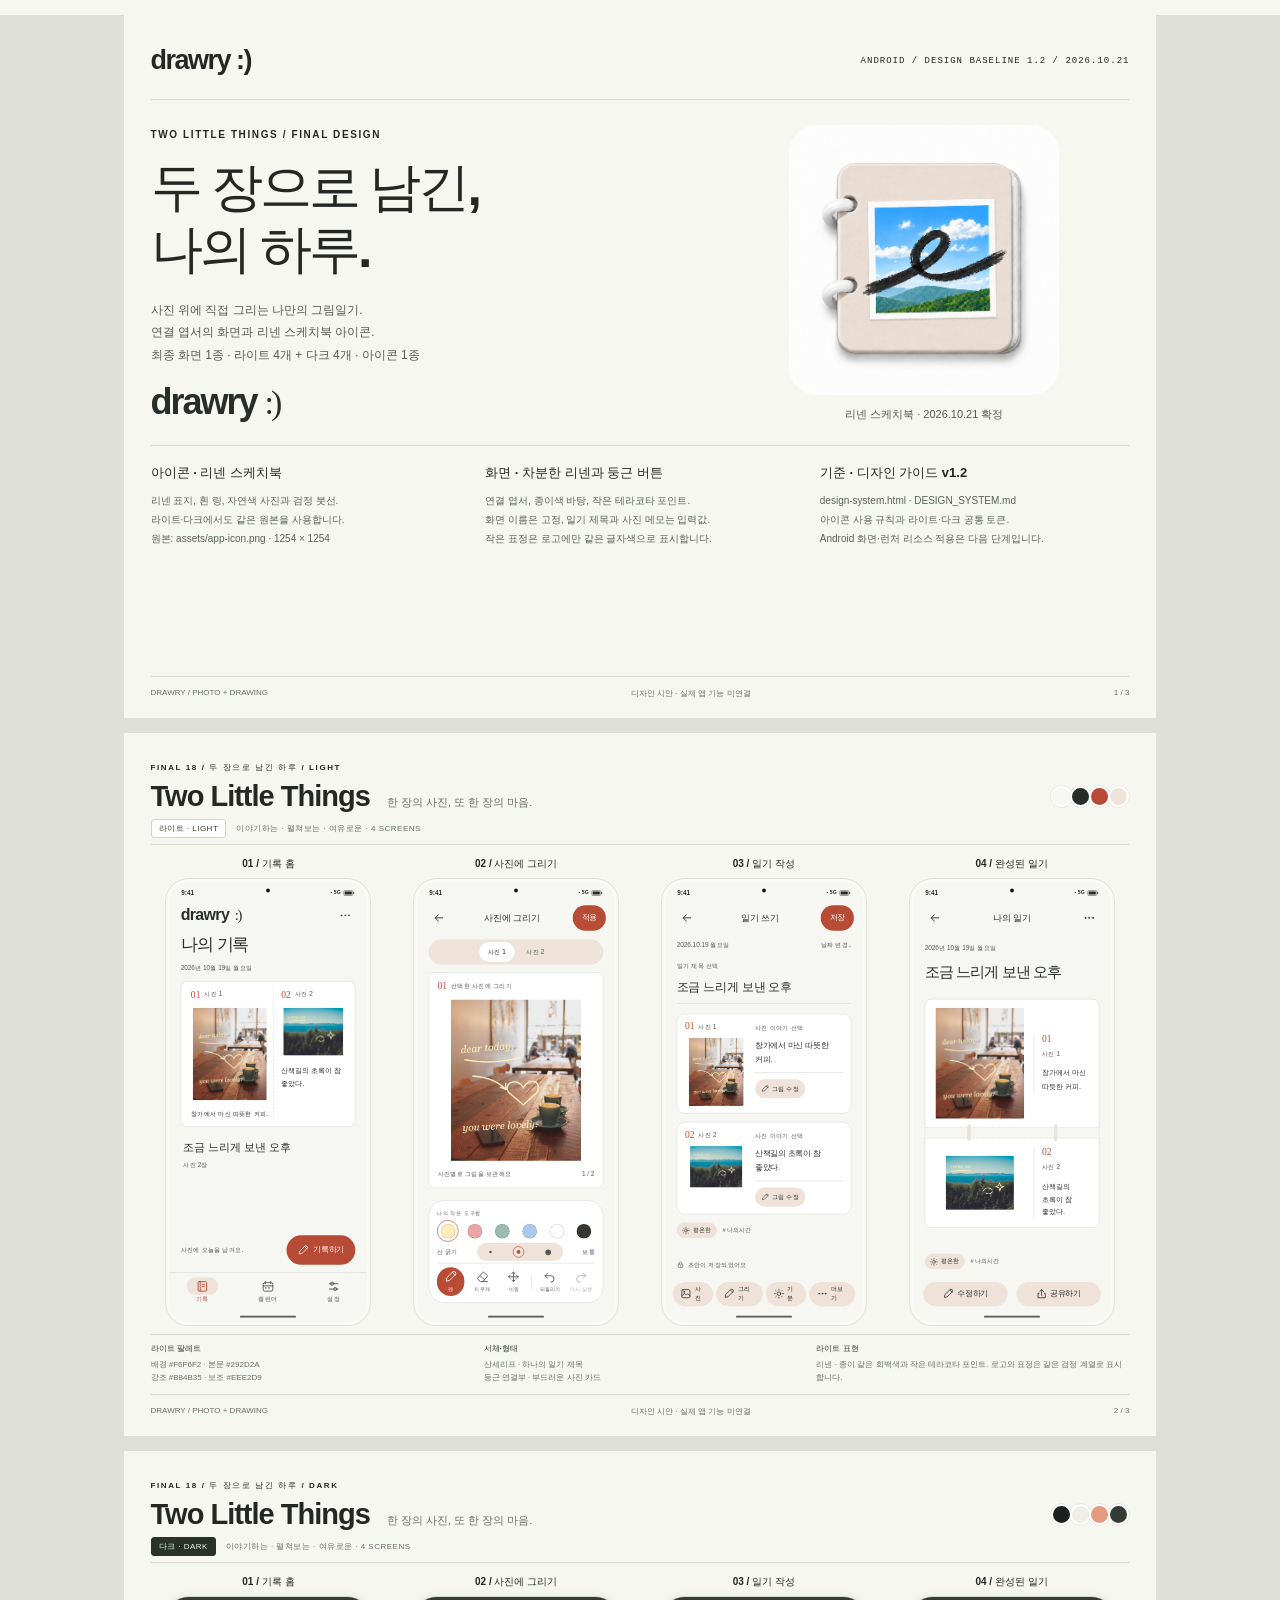
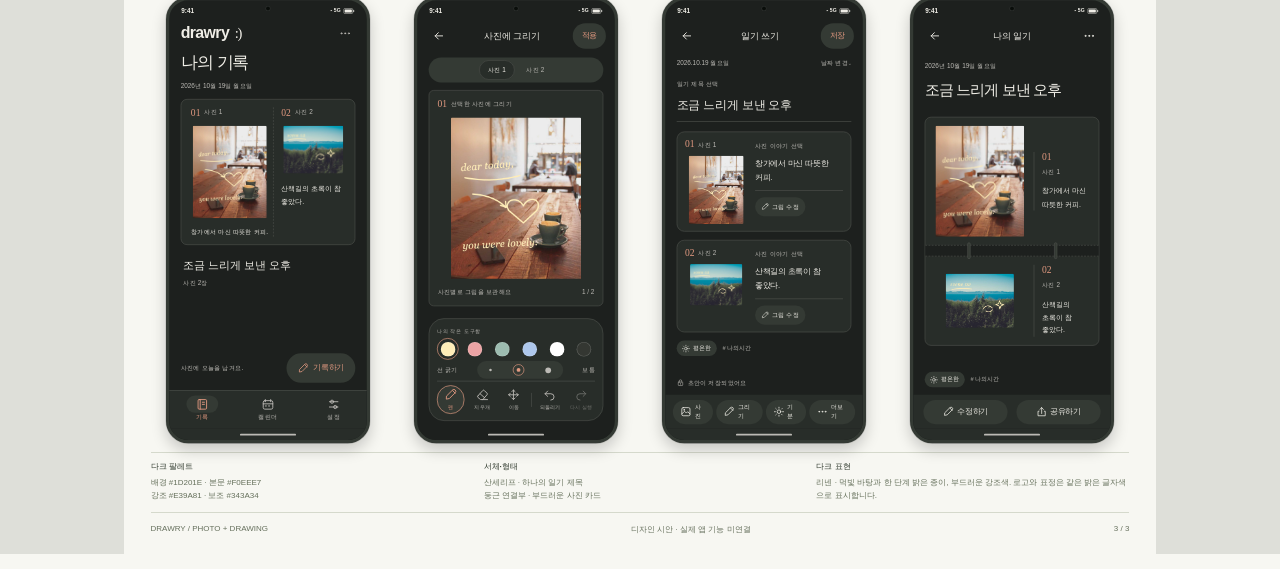
<file: docs/design/print.html>
<!doctype html>
<html lang="ko">
<head>
  <meta charset="utf-8">
  <meta name="viewport" content="width=device-width, initial-scale=1">
  <title>Drawry — 최종 화면·아이콘 PDF</title>
  <link rel="stylesheet" href="final-design.css">
  <script src="design-tokens.js" defer></script>
  <script src="final-design.js" defer></script>
</head>
<body class="print-document">
  <main id="print-book"></main>
</body>
</html>
</file>
<file: docs/design/final-design.css>
/* Final design 18 only. Canvas px values are for previews; Android sizes live in design-tokens.js. */
/* Document, gallery, modal and print foundations */
:root { --page: #f7f7f2; --text: #242724; --muted: #6c7069; --line: #dddfd6; --sans: -apple-system,BlinkMacSystemFont,"Apple SD Gothic Neo","Noto Sans KR","Malgun Gothic",sans-serif; --serif: "Iowan Old Style","AppleMyungjo","Noto Serif KR",Georgia,serif; font-family: var(--sans); color: var(--text); background: var(--page); font-synthesis: none; }
* { box-sizing: border-box; }
html { scroll-behavior: smooth; scroll-padding-top: 100px; }
body { margin: 0px; }
button, a { -webkit-tap-highlight-color: transparent; }
button { font: inherit; cursor: pointer; color: inherit; }
a { color: inherit; text-decoration: none; }
button { border: 0px; background: none; }
button:focus-visible, a:focus-visible { outline: rgb(40, 84, 219) solid 3px; outline-offset: 5px; }
h1, h2, h3, h4, p { margin: 0px; }
img { display: block; max-width: 100%; object-fit: cover; }
svg { display: block; width: 22px; height: 22px; }
button { font: inherit; }
::selection { background: rgb(217, 244, 94); color: rgb(36, 39, 36); }
.wrap { width: calc(100% - 96px); max-width: 1424px; margin-inline: auto; }
.skip-link { position: fixed; top: -100px; left: 20px; padding: 14px; background: white; z-index: 100; }
.skip-link:focus { top: 10px; }
.masthead { height: 100px; display: flex; align-items: center; justify-content: space-between; border-bottom: 1px solid var(--line); gap: 24px; }
.wordmark { display: flex; align-items: center; gap: 8px; font-size: 30px; letter-spacing: -1.8px; font-weight: 800; }
.masthead nav { display: flex; gap: 30px; font-size: 13px; font-weight: 600; }
.masthead nav a { padding: 16px 0px; }
.masthead nav a:hover { text-decoration: underline; text-underline-offset: 7px; }
.version { font: 10px ui-monospace, monospace; letter-spacing: 0.5px; white-space: nowrap; display: flex; align-items: center; gap: 8px; }
.version > span { width: 6px; height: 6px; background: rgb(96, 131, 85); border-radius: 50%; }
.eyebrow { font-size: 10px; font-weight: 650; letter-spacing: 1.6px; line-height: 1.8; }
.intro { padding-top: 43px; }
.intro > .eyebrow { display: flex; justify-content: space-between; color: var(--muted); }
.intro-columns { display: grid; grid-template-columns: 1.2fr 1fr; gap: 60px; padding: 42px 0px 40px; align-items: center; }
h1 { font-size: clamp(48px, 5.5vw, 79px); line-height: 1.2; font-weight: 730; letter-spacing: -4px; }
h1 > span { font-family: var(--serif); font-weight: 500; }
.intro-lead { margin-top: 24px; font-size: 15px; line-height: 1.8; color: var(--muted); }
.intro-aside { justify-self: end; width: 360px; max-width: 100%; padding-top: 12px; }
.intro-footer { display: flex; align-items: center; gap: 28px; border-top: 1px solid var(--line); padding: 24px 0px 32px; }
.intro-footer > span { font: 10px ui-monospace, monospace; letter-spacing: 1px; white-space: nowrap; }
.intro-footer b { font-family: var(--sans); font-size: 24px; margin-right: 7px; letter-spacing: -1px; }
.intro-footer p { font-size: 11px; color: var(--muted); flex: 1 1 0%; }
.intro-footer > a { font-size: 27px; }
.concepts-section { border-top: 1px solid var(--line); padding-bottom: 85px; }
.gallery-tools { position: sticky; top: 0px; z-index: 10; background: color-mix(in srgb,var(--page) 96%,transparent); backdrop-filter: blur(12px); border-bottom: 1px solid var(--line); }
.toolbar-inner { min-height: 85px; display: flex; justify-content: space-between; align-items: center; gap: 20px; }
.gallery-title { display: flex; align-items: center; gap: 12px; }
.section-number { font: 11px ui-monospace, monospace; color: rgb(123, 128, 118); vertical-align: middle; margin-right: 8px; }
.gallery-title h2 { font-size: 17px; letter-spacing: -0.6px; }
.gallery-title > span:last-child { font-size: 11px; color: var(--muted); margin-left: 4px; }
.toolbar-actions { display: flex; gap: 18px; align-items: center; }
.segmented { display: flex; align-items: center; background: rgb(234, 236, 228); border-radius: 7px; padding: 4px; gap: 3px; }
.segmented button { font-size: 12px; padding: 10px 20px; min-height: 40px; border-radius: 5px; font-weight: 550; white-space: nowrap; }
.segmented button[aria-pressed="true"] { background: rgb(255, 255, 255); box-shadow: rgba(22, 29, 17, 0.08) 0px 1px 4px; }
.board-hint { font-size: 11px; color: var(--muted); margin: 23px 0px 25px; }
.concept-grid { display: grid; grid-template-columns: repeat(3, minmax(0px, 1fr)); gap: 38px 24px; }
.concept-card { border: 1px solid var(--line); border-radius: 14px; overflow: hidden; background: rgb(255, 255, 255); min-width: 0px; transition: box-shadow 0.2s; }
.concept-card:hover { box-shadow: rgba(37, 42, 39, 0.063) 0px 8px 28px; }
.card-heading { display: flex; align-items: center; justify-content: space-between; padding: 22px 20px; gap: 8px; }
.card-heading > div { display: flex; align-items: flex-start; gap: 12px; }
.concept-number { font: 11px ui-monospace, monospace; color: rgb(118, 123, 114); padding-top: 5px; }
.card-heading h3 { font-size: 19px; letter-spacing: -0.5px; line-height: 1.2; font-weight: 650; }
.card-heading h3 small { display: block; font-size: 11px; color: var(--muted); font-weight: 400; letter-spacing: 0px; margin-top: 7px; }
.icon-button { width: 48px; height: 48px; border-radius: 50%; display: grid; place-items: center; flex-shrink: 0; }
.icon-button:hover { background: rgb(242, 243, 237); }
.concept-stage { background: var(--stage); padding: 21px 12px 28px; overflow: hidden; display: flex; align-items: center; flex-direction: column; }
.stage-caption { font-size: 10px; letter-spacing: 0.6px; color: rgb(48, 54, 44); margin-bottom: 20px; }
.preview { width: 100%; display: flex; justify-content: center; }
.card-copy { padding: 23px 21px 17px; }
.card-copy h4 { font-size: 13px; font-weight: 600; line-height: 1.5; letter-spacing: -0.2px; }
.card-copy p { font-size: 11px; color: var(--muted); margin-top: 7px; line-height: 1.6; }
.card-footer { display: flex; align-items: center; justify-content: space-between; margin-top: 14px; }
.swatches { display: flex; padding-left: 2px; }
.swatches > span { width: 21px; height: 21px; border-radius: 50%; border: 2px solid rgb(255, 255, 255); margin-left: -2px; outline: rgba(23, 27, 36, 0.063) solid 1px; }
.detail-button { min-height: 44px; font-size: 11px; display: flex; align-items: center; gap: 16px; padding: 8px 0px 8px 10px; }
.detail-button > span { font-size: 20px; }
.detail-button:hover { text-decoration: underline; text-underline-offset: 4px; }
.comparison { padding-top: 10px; padding-bottom: 80px; }
.section-heading { display: flex; justify-content: space-between; gap: 40px; align-items: flex-end; margin-bottom: 30px; }
.section-heading .eyebrow { color: var(--muted); margin-bottom: 14px; }
.section-heading h2 { font-size: 28px; letter-spacing: -1px; line-height: 1.3; }
.section-heading > p { font-size: 12px; color: var(--muted); max-width: 285px; line-height: 1.8; }
.principles { padding-top: 15px; padding-bottom: 70px; border-top: 1px solid var(--line); }
.principles .section-heading { margin-top: 35px; }
.principle-grid { display: grid; grid-template-columns: repeat(3, 1fr); gap: 40px; padding: 20px 0px 47px; }
.principle-index { font: 9px ui-monospace, monospace; letter-spacing: 1px; color: var(--muted); }
.principle-grid h3 { font-size: 19px; letter-spacing: -0.5px; margin: 18px 0px 13px; }
.principle-grid p { font-size: 12px; color: var(--muted); line-height: 1.9; max-width: 330px; }
.android-spec { background: rgb(37, 44, 39); color: rgb(244, 245, 239); display: grid; grid-template-columns: 0.7fr 1.3fr; gap: 70px; padding: 40px; border-radius: 8px; }
.android-label { font: 9px ui-monospace, monospace; letter-spacing: 1px; color: rgb(195, 214, 183); }
.android-spec h3 { font-size: 25px; line-height: 1.5; font-weight: 500; margin-top: 20px; letter-spacing: -0.5px; }
.android-spec dl { margin: 0px; }
.android-spec dl > div { display: grid; grid-template-columns: 65px 1fr; gap: 10px; font-size: 11px; padding: 11px 0px; border-bottom: 1px solid rgba(255, 255, 255, 0.098); line-height: 1.8; }
.android-spec dl > div:last-child { border: 0px; }
.android-spec dd { margin: 0px; color: rgb(203, 210, 201); }
.reference-links { font-size: 10px; color: var(--muted); line-height: 1.9; margin-top: 17px; display: flex; gap: 14px; flex-wrap: wrap; }
.reference-links a { text-decoration: underline; text-underline-offset: 3px; }
.footer { border-top: 1px solid var(--line); display: flex; align-items: center; gap: 28px; min-height: 120px; }
.footer .wordmark { font-size: 25px; }
.footer p { font-size: 11px; color: var(--muted); flex: 1 1 0%; }
.footer > span { font: 8px ui-monospace, monospace; color: var(--muted); }
.footer > a:last-child { font-size: 10px; color: var(--muted); text-decoration: underline; text-underline-offset: 3px; }
.pdf-download { display: inline-flex; align-items: center; gap: 25px; font-size: 12px; font-weight: 550; border-bottom: 1px solid var(--text); padding: 11px 0px 7px; margin-top: 12px; min-height: 44px; }
.pdf-download span { font-size: 20px; }
.pdf-download:hover { color: rgb(184, 75, 53); border-color: rgb(184, 75, 53); }
body.modal-open { overflow: hidden; }
dialog { border: 0px; padding: 0px; width: min(1050px, 100% - 48px); max-height: 92vh; border-radius: 16px; background: rgb(250, 251, 247); color: var(--text); box-shadow: rgba(0, 0, 0, 0.333) 0px 20px 80px; }
dialog::backdrop { background: rgba(23, 29, 25, 0.43); backdrop-filter: blur(6px); }
.dialog-top { display: flex; align-items: center; justify-content: space-between; padding: 12px 28px 0px; }
.dialog-top .eyebrow { color: var(--muted); font-size: 9px; }
#close-dialog { font-size: 29px; font-weight: 300; }
.dialog-heading { padding: 10px 35px 27px; display: flex; gap: 17px; align-items: flex-start; }
.dialog-heading h2 { font-size: 38px; letter-spacing: -1.4px; line-height: 1.2; }
.dialog-heading p { font-size: 12px; color: var(--muted); margin-top: 12px; line-height: 1.6; }
.dialog-layout { display: grid; grid-template-columns: 410px 1fr; }
.dialog-preview { background: var(--stage); display: flex; align-items: center; flex-direction: column; gap: 20px; padding: 25px 20px; }
.dialog-preview .segmented { background: rgba(255, 255, 255, 0.314); }
.dialog-preview .segmented button { font-size: 11px; padding: 8px 20px; }
.dialog-preview .preview-label { font-size: 9px; color: rgb(80, 92, 77); }
.dialog-spec { padding: 33px 35px; }
.dialog-spec > .eyebrow { font-size: 9px; color: var(--muted); }
.dialog-spec h3 { font-size: 23px; letter-spacing: -0.8px; line-height: 1.5; margin: 8px 0px 14px; }
.dialog-spec > p { font-size: 13px; line-height: 1.9; color: var(--muted); }
.dialog-spec h4 { font-size: 9px; letter-spacing: 1.2px; font-weight: 600; margin: 29px 0px 13px; }
.token-list { display: grid; grid-template-columns: repeat(2, 1fr); gap: 8px; }
.token-list > div { display: grid; grid-template-columns: 30px 1fr; grid-template-rows: 1fr 1fr; gap: 2px 9px; align-items: center; border: 1px solid rgb(223, 226, 216); border-radius: 5px; padding: 9px; }
.token-list > div > span { grid-row: span 2; width: 28px; height: 28px; border-radius: 5px; border: 1px solid rgba(32, 42, 24, 0.082); }
.token-list b { font-size: 9px; font-weight: 500; }
.token-list code { font-size: 9px; color: var(--muted); }
.spec-pair { display: grid; grid-template-columns: 1fr 1fr; gap: 20px; }
.spec-pair p { font-size: 11px; line-height: 1.8; color: var(--muted); }
.dialog-spec ol { padding-left: 17px; margin: 0px; font-size: 11px; color: var(--muted); line-height: 1.9; }
.dialog-spec li { padding-left: 3px; margin-bottom: 8px; }
.tradeoff { display: flex; gap: 12px; border-top: 1px solid var(--line); padding-top: 20px; margin-top: 20px; font-size: 11px; line-height: 1.7; }
.tradeoff b { white-space: nowrap; }
.tradeoff > span { color: var(--muted); }
@media (min-width: 1600px) {
.concept-stage { padding-block: 24px 33px; }
.concept-grid { gap: 35px; }
.card-heading { padding: 25px; }
.card-copy { padding: 25px; }
.concept-stage .preview { padding-block: 5px; }
}
@media (max-width: 1200px) {
.wrap { width: calc(100% - 64px); }
.concept-grid { grid-template-columns: repeat(2, minmax(0px, 1fr)); gap: 30px; }
.masthead nav { gap: 20px; }
.version { font-size: 8px; }
.intro-columns { gap: 30px; }
.intro-aside { width: 320px; }
.gallery-title > span:last-child { display: none; }
.android-spec { gap: 30px; }
.section-heading h2 { font-size: 25px; }
.footer { gap: 18px; }
.footer > span { display: none; }
}
@media (max-width: 800px) {
.wrap { width: calc(100% - 40px); }
.masthead { height: 78px; }
.masthead nav { gap: 20px; font-size: 11px; }
.masthead nav a:last-child { display: none; }
.version { display: none; }
.wordmark { font-size: 26px; }
.intro { padding-top: 25px; }
.intro > .eyebrow { font-size: 8px; letter-spacing: 1px; }
.intro-columns { padding-top: 30px; gap: 15px; }
h1 { font-size: 52px; letter-spacing: -3px; }
.intro-aside { width: 250px; }
.intro-lead { font-size: 12px; }
.intro-footer { gap: 20px; }
.intro-footer p { font-size: 9px; line-height: 1.7; }
.intro-footer > span { font-size: 8px; }
.toolbar-inner { flex-wrap: wrap; gap: 14px; padding-top: 17px; padding-bottom: 17px; }
.gallery-title h2 { font-size: 15px; }
.toolbar-actions { gap: 10px; }
.segmented button { padding: 8px 14px; font-size: 11px; }
.concept-grid { gap: 22px 16px; }
.card-heading { padding: 15px 12px; }
.card-heading h3 { font-size: 16px; }
.concept-number { font-size: 9px; }
.card-heading > div { gap: 7px; }
.icon-button { width: 40px; height: 40px; }
.concept-stage { padding: 18px 9px 22px; }
.card-copy { padding: 18px 14px 10px; }
.card-copy h4 { font-size: 11px; }
.card-copy p { font-size: 10px; }
.stage-caption { font-size: 9px; }
.section-heading { display: block; }
.section-heading > p { margin-top: 15px; max-width: 100%; }
.principle-grid { gap: 25px; }
.principle-grid h3 { font-size: 16px; }
.principle-grid p { font-size: 11px; }
.android-spec { padding: 30px; grid-template-columns: 1fr; gap: 20px; }
.android-spec h3 { font-size: 23px; margin-top: 12px; }
.footer { flex-wrap: wrap; padding-block: 25px; gap: 20px; }
.footer p { flex: 1 1 0%; min-width: 200px; }
.dialog-layout { grid-template-columns: 350px 1fr; }
.dialog-spec { padding: 25px 20px; }
.dialog-spec h3 { font-size: 19px; }
.token-list { grid-template-columns: 1fr; }
.spec-pair { grid-template-columns: 1fr; gap: 0px; }
.dialog-preview { padding: 25px 15px; }
.dialog-heading h2 { font-size: 32px; }
}
@media (max-width: 680px) {
.concept-grid { grid-template-columns: 1fr; }
.intro-columns { grid-template-columns: 1fr; }
.intro-aside { display: none; }
.intro-lead { font-size: 13px; }
.intro-footer > p { max-width: 230px; margin-left: auto; }
.intro-footer > a { display: none; }
.intro-footer { align-items: flex-start; }
.intro-footer b { font-size: 21px; }
.intro-footer > span { font-size: 7px; }
.toolbar-inner { display: block; }
.toolbar-actions { margin-top: 14px; justify-content: space-between; }
.gallery-title > span:last-child { display: block; margin-left: auto; }
.board-hint { font-size: 10px; line-height: 1.8; margin: 18px 0px; }
.card-heading { padding: 20px; }
.card-heading h3 { font-size: 21px; }
.card-heading > div { gap: 13px; }
.card-heading .concept-number { font-size: 11px; }
.icon-button { width: 48px; height: 48px; }
.concept-stage { padding: 22px 12px 28px; }
.stage-caption { font-size: 10px; }
.card-copy { padding: 23px 20px 15px; }
.card-copy h4 { font-size: 13px; }
.card-copy p { font-size: 11px; }
.concept-grid { gap: 30px; }
.concepts-section { padding-bottom: 55px; }
.comparison { padding-bottom: 50px; }
.section-heading h2 { font-size: 23px; }
.section-heading > p { font-size: 11px; }
.principle-grid { grid-template-columns: 1fr; gap: 27px; padding: 12px 0px 35px; }
.principle-grid h3 { margin: 10px 0px; font-size: 18px; }
.principle-grid p { max-width: 100%; font-size: 12px; }
.android-spec { padding: 26px 22px; }
.android-spec dl > div { grid-template-columns: 50px 1fr; gap: 8px; font-size: 10px; }
.footer p { font-size: 10px; min-width: 0px; }
.footer > a:last-child { width: 100%; }
.dialog-layout { grid-template-columns: 1fr; }
.dialog-heading { padding: 10px 23px 22px; }
.dialog-heading h2 { font-size: 30px; }
.dialog-heading p { font-size: 11px; }
.dialog-top { padding: 10px 18px 0px; }
dialog { width: calc(100% - 24px); max-height: 95dvh; }
.dialog-preview { padding: 24px 10px; }
.dialog-spec { padding: 30px 25px; }
.dialog-spec h3 { font-size: 22px; }
.token-list { grid-template-columns: 1fr 1fr; }
.spec-pair { grid-template-columns: 1fr 1fr; gap: 15px; }
.gallery-tools { backdrop-filter: none; background: var(--page); }
html { scroll-padding-top: 145px; }
}
@media (max-width: 370px) {
.wrap { width: calc(100% - 28px); }
.masthead nav { gap: 14px; font-size: 10px; }
h1 { font-size: 46px; }
.segmented button { padding: 8px 12px; }
.concept-stage { padding-inline: 6px; }
.card-heading { padding-inline: 14px; }
.intro-footer { gap: 10px; }
.intro-footer p { font-size: 8px; }
.token-list { gap: 5px; }
.token-list > div { padding: 7px; }
}
@media (prefers-reduced-motion: reduce) {
html { scroll-behavior: auto; }
* { transition: none !important; }
}
.print-document { background: rgb(222, 223, 217); }
.print-page { background: rgb(247, 247, 242); width: 273mm; height: 186mm; margin: 15px auto; padding: 8mm 7mm 5mm; position: relative; overflow: hidden; break-after: page; }
.print-page:last-child { break-after: auto; }
.print-masthead { display: flex; justify-content: space-between; align-items: center; padding-bottom: 6mm; border-bottom: 1px solid rgb(213, 217, 204); }
.print-masthead > b { font-size: 27px; letter-spacing: -1.5px; }
.print-masthead > span { font: 9px ui-monospace, monospace; letter-spacing: 1px; }
.print-cover > .eyebrow { display: block; margin-top: 12mm; }
.print-cover h1 { font-size: 70px; margin-top: 7mm; letter-spacing: -3px; }
.print-cover > p { font-size: 14px; line-height: 1.8; color: rgb(105, 113, 96); margin-top: 6mm; }
.print-foot { position: absolute; bottom: 5mm; left: 7mm; right: 7mm; border-top: 1px solid rgb(213, 217, 204); padding-top: 3mm; display: flex; justify-content: space-between; gap: 20px; font: 8px var(--sans); color: rgb(102, 112, 93); }
.print-concept > header { display: flex; align-items: center; justify-content: space-between; padding-bottom: 5mm; border-bottom: 1px solid rgb(213, 217, 204); }
.print-concept header h2 { font-size: 29px; letter-spacing: -1px; line-height: 1.3; margin-top: 3px; }
.print-concept header h2 > span { font-size: 11px; font-weight: 400; color: rgb(103, 113, 95); margin-left: 17px; letter-spacing: 0px; }
.print-concept .eyebrow { font-size: 8px; }
.print-screens { display: grid; grid-template-columns: repeat(3, 220px) 1fr; gap: 13px; padding-top: 6mm; }
.print-screen-label { display: block; font-size: 10px; font-weight: 550; margin-bottom: 10px; text-align: center; }
.print-phone-wrap { width: 220px; height: 432px; }
@media print {
* { print-color-adjust: exact; }
html { scroll-behavior: auto; }
.print-document { background: rgb(255, 255, 255); }
.print-page { margin: 0px; width: 273mm; height: 186mm; }
body:not(.print-document) .masthead nav, body:not(.print-document) .gallery-tools, body:not(.print-document) dialog { display: none; }
.concept-card { break-inside: avoid; }
}

/* Four-screen layout */
.concept-grid { grid-template-columns: 1fr; gap: 36px; }
.concept-stage { padding: 22px 28px 30px; }
.concept-stage .preview { padding: 0px; }
.screen-set { display: grid; grid-template-columns: repeat(4, minmax(0px, 1fr)); gap: 24px; width: 100%; max-width: 1352px; }
.screen-study { margin: 0px; min-width: 0px; }
.screen-study > figcaption { display: flex; align-items: center; justify-content: center; gap: 9px; font-size: 11px; font-weight: 600; margin: 0px 0px 15px; color: rgb(56, 70, 52); }
.screen-study > figcaption > span { font: 9px ui-monospace, monospace; opacity: 0.6; }
.screen-preview { width: 100%; max-width: 320px; aspect-ratio: 320 / 700; margin: auto; position: relative; }
.screen-preview > .phone { max-width: none; position: absolute; top: 0px; left: 0px; transform: scale(var(--preview-scale,1)); transform-origin: left top; width: 320px !important; }
.screen-set.single-screen { grid-template-columns: minmax(0px, 320px); justify-content: center; }
.card-heading { padding: 22px 28px; }
.card-copy { display: grid; grid-template-columns: 1fr auto; gap: 8px 35px; padding: 22px 28px; }
.card-copy h4 { font-size: 15px; }
.card-copy > p { grid-column: 1; margin: 0px; }
.card-footer { grid-area: 1 / 2 / span 2; gap: 30px; min-width: 250px; margin: 0px; border: 0px; padding: 0px; }
.concept-stage .stage-caption { font-size: 10px; letter-spacing: 1px; margin-bottom: 22px; }
.dialog-preview .segmented { display: grid; grid-template-columns: 1fr 1fr; gap: 3px; width: 100%; max-width: 320px; }
.dialog-preview .segmented button { font-size: 10px; white-space: nowrap; padding: 10px 8px; }
.toolbar-actions { flex-wrap: wrap; }
.toolbar-actions .segmented button { font-size: 11px; padding-inline: 13px; }
@media (max-width: 1100px) {
.screen-set { grid-template-columns: repeat(2, minmax(0px, 1fr)); max-width: 688px; gap: 28px; }
.concept-stage { padding: 25px; }
.toolbar-inner { flex-wrap: wrap; gap: 14px; }
.gallery-title > span:last-child { display: inline; }
.toolbar-actions { margin-left: auto; }
.card-footer { min-width: 210px; }
}
@media (max-width: 680px) {
.concept-stage { padding: 24px 18px; }
.screen-set { grid-template-columns: 1fr; gap: 30px; max-width: 320px; }
.card-heading { padding: 20px; }
.card-copy { display: block; padding: 20px; }
.card-copy h4 { font-size: 13px; }
.card-copy > p { margin-top: 8px; }
.card-footer { display: flex; margin-top: 18px; justify-content: space-between; min-width: 0px; }
.toolbar-actions { display: block; margin-top: 12px; }
.toolbar-actions .segmented { justify-content: space-between; }
.toolbar-actions .segmented button { font-size: 10px; padding: 9px 8px; }
.board-hint { line-height: 1.8; }
}
@media (max-width: 370px) {
.concept-stage { padding-inline: 12px; }
}
.print-cover h1 { font-size: 62px; margin-top: 5mm; }
.print-cover > .eyebrow { margin-top: 9mm; }
.print-cover > p { font-size: 12px; margin-top: 5mm; }
.print-concept .print-screens { grid-template-columns: repeat(4, 220px); gap: 12px; justify-content: space-between; padding-top: 5mm; }
.print-concept .concept-origin { font-size: 8px; color: rgb(100, 112, 94); letter-spacing: 0.5px; margin-top: 5px; }
.print-concept .print-phone-wrap { height: 426.25px; }
.print-design-note { display: grid; grid-template-columns: 1fr 1fr 1fr; gap: 20px; padding-top: 12px; margin-top: 14px; border-top: 1px solid rgb(213, 217, 204); }
.print-design-note p { font-size: 8px; line-height: 1.7; color: rgb(101, 112, 91); }
.print-design-note b { display: block; font-size: 8px; color: rgb(48, 58, 46); margin-bottom: 3px; }
.screen-count { font: 10px ui-monospace, monospace; letter-spacing: 1px; color: var(--muted); white-space: nowrap; }
.print-concept > header { padding-bottom: 3mm; }
.print-concept .print-screens { padding-top: 3.5mm; }
.print-design-note { margin-top: 8px; padding-top: 8px; }

/* Light and dark presentation */
.concept-stage { background: rgb(240, 241, 237); padding: 18px 0px 0px; }
.concept-stage .stage-caption { color: var(--muted); margin-bottom: 17px; }
.mode-pair { width: 100%; display: grid; gap: 0px; }
.mode-group { padding: 22px 28px 30px; background: var(--stage); color: var(--app-ink); min-width: 0px; }
.mode-group + .mode-group { border-top: 1px solid rgba(255, 255, 255, 0.157); }
.mode-heading { display: flex; align-items: center; justify-content: space-between; margin-bottom: 22px; }
.mode-heading h4 { display: flex; align-items: center; gap: 9px; font-size: 14px; font-weight: 650; }
.mode-heading h4 small { font: 9px ui-monospace, monospace; letter-spacing: 1px; opacity: 0.7; margin-left: 3px; }
.mode-heading > span { font: 9px ui-monospace, monospace; letter-spacing: 1px; opacity: 0.7; }
.mode-dot { width: 10px; height: 10px; border: 1px solid; border-radius: 50%; background: rgb(255, 255, 255); }
.mode-group[data-mode="dark"] .mode-dot { background: var(--app-accent); border-color: var(--app-accent); }
.mode-group .screen-set { margin-inline: auto; }
.mode-group .screen-study > figcaption { color: var(--app-ink); }
.toolbar-actions { gap: 12px; }
.mode-filter { outline: rgb(208, 214, 202) solid 1px; outline-offset: 2px; }
.dialog-preview .mode-tabs { grid-template-columns: 1fr 1fr; margin-bottom: -8px; }
.dialog-preview[data-mode="dark"] { color: rgb(237, 241, 233); }
.dialog-preview[data-mode="dark"] .segmented { background: rgba(255, 255, 255, 0.1); }
.dialog-preview[data-mode="dark"] .segmented button[aria-pressed="true"] { color: rgb(38, 49, 38); }
.dialog-preview[data-mode="dark"] .preview-label { color: rgb(214, 223, 214); }
.print-mode-label { display: inline-block; border-radius: 3px; padding: 3px 7px; margin-right: 7px; font-size: 8px; border: 1px solid rgb(207, 215, 201); background: rgb(255, 255, 255); color: rgb(52, 66, 50); }
.print-mode-label.dark { background: rgb(40, 50, 43); border-color: rgb(40, 50, 43); color: rgb(242, 245, 235); }
.print-concept .concept-origin { margin-top: 3px; }
.print-concept > header { padding-bottom: 2mm; }
@media (max-width: 1100px) {
.toolbar-actions { width: 100%; justify-content: flex-start; margin: 0px; }
.mode-group { padding: 22px 25px 30px; }
}
@media (max-width: 680px) {
.toolbar-actions { display: flex; gap: 10px; }
.mode-filter { width: 100%; }
.toolbar-actions .segmented { width: 100%; }
.mode-heading { max-width: 320px; margin-inline: auto; }
.mode-group { padding: 20px 18px 26px; }
.mode-heading h4 { font-size: 13px; }
.mode-heading h4 small { font-size: 8px; }
.screen-count { font-size: 8px; letter-spacing: 0.2px; }
.card-heading > div { gap: 8px; }
.card-heading h3 { font-size: 18px; }
}
@media (max-width: 370px) {
.mode-group { padding-inline: 12px; }
.mode-heading > span { font-size: 8px; }
.card-heading { padding-inline: 13px; }
.card-heading h3 { font-size: 16px; }
.card-heading .concept-number { font-size: 9px; }
}
.mode-heading { margin-bottom: 8px; }
.mode-treatment { font-size: 12px; line-height: 1.7; color: var(--app-ink); margin: 0px 0px 22px; max-width: 760px; }
@media (max-width: 680px) {
.mode-treatment { max-width: 320px; margin-inline: auto; font-size: 11px; }
}

/* Phone canvas, photography and controls */
.phone { --card-radius: 16px; --control-radius: 12px; --title-font: var(--sans); --paper-shadow: 0 3px 12px #2430210b; --card-stroke: transparent; --mat: color-mix(in srgb,var(--app-soft) 42%,var(--app-surface)); --action-bg: var(--app-accent); --action-ink: var(--on-accent); --active-ink: var(--app-accent); width: 320px; max-width: none; height: 700px; border: 5px solid rgb(250, 251, 247); border-radius: 35px; position: relative; overflow: hidden; isolation: isolate; flex-shrink: 0; display: flex; flex-direction: column; background: var(--app-bg); color: var(--app-ink); font: 12px/1.45 var(--sans); text-align: left; color-scheme: light; box-shadow: rgba(23, 34, 21, 0.086) 0px 10px 22px, rgba(38, 48, 41, 0.125) 0px 0px 0px 1px; }
.phone svg { width: 20px; height: 20px; flex-shrink: 0; }
.status-bar { height: 30px; flex-shrink: 0; display: flex; align-items: center; justify-content: space-between; padding: 4px 19px 0px; font-size: 10px; font-weight: 600; position: relative; }
.status-bar > i { position: absolute; left: calc(50% - 3px); top: 10px; width: 6px; height: 6px; background: rgb(16, 22, 19); border-radius: 50%; }
.status-icons { display: flex; align-items: center; gap: 4px; font-size: 8px; }
.status-icons svg { width: 18px; height: 10px; }
.app-content { flex: 1 1 0%; min-height: 0px; overflow: hidden; }
.gesture { height: 18px; display: grid; place-items: center; flex-shrink: 0; background: var(--app-bg); }
.gesture i { width: 88px; height: 3px; border-radius: 3px; background: var(--app-muted); }
.app-top { height: 43px; display: flex; justify-content: space-between; align-items: center; flex-shrink: 0; }
.app-logo { font-size: 24px; font-weight: 750; letter-spacing: -1.1px; }
.app-top > span:last-child { width: 32px; height: 40px; display: grid; place-items: center; color: var(--app-muted); }
.home-content { padding: 0px 18px; display: flex; flex-direction: column; gap: 0px; }
.painted-photo { height: 100%; width: auto; max-width: 100%; aspect-ratio: var(--photo-ratio); position: relative; isolation: isolate; overflow: hidden; flex-shrink: 0; border-radius: 2px; }
.painted-photo > img { width: 100%; height: 100%; object-fit: contain; object-position: center center; filter: none; }
.painted-photo .ink-overlay { position: absolute; inset: 0px; width: 100%; height: 100%; fill: none; stroke: rgb(255, 237, 184); stroke-width: 3.2; stroke-linecap: round; stroke-linejoin: round; }
.ink-overlay text { fill: rgb(255, 237, 184); stroke: none; font: italic 23px Georgia, serif; letter-spacing: 0.3px; }
.home-compose { display: flex; align-items: center; justify-content: space-between; gap: 8px; margin-top: auto; padding: 14px 0px 12px; flex-shrink: 0; }
.home-compose > span:first-child { font-size: 10px; line-height: 1.6; max-width: 120px; color: var(--app-muted); }
.app-fab { height: 44px; display: flex; align-items: center; justify-content: center; gap: 7px; padding: 0px 13px; border-radius: var(--control-radius); background: var(--action-bg); color: var(--action-ink); flex-shrink: 0; }
.app-fab b { font-size: 12px; font-weight: 650; white-space: nowrap; }
.app-fab svg { width: 17px; height: 17px; }
.app-nav { height: 60px; flex-shrink: 0; display: flex; align-items: center; justify-content: space-around; background: var(--app-bg); border-top: 1px solid var(--app-line); }
.app-nav > span { display: flex; flex-direction: column; align-items: center; gap: 3px; color: var(--app-muted); min-width: 62px; position: relative; padding: 7px 0px; }
.app-nav b { font-size: 10px; font-weight: 500; }
.app-nav svg { width: 20px; height: 20px; position: relative; z-index: 1; }
.app-nav .active { color: var(--active-ink); }
.app-nav .active::before { content: ""; position: absolute; width: 50px; height: 27px; top: 3px; border-radius: var(--control-radius); background: var(--app-soft); }
.mood-chip { display: inline-flex; align-items: center; gap: 4px; font-size: 10px; padding: 5px 8px; border-radius: 20px; background: var(--app-soft); color: var(--app-ink); white-space: nowrap; line-height: 1.4; }
.mood-chip svg { width: 13px; height: 13px; }
.editor-top { height: 52px; flex-shrink: 0; padding: 0px 14px; display: flex; align-items: center; justify-content: space-between; gap: 10px; }
.editor-top > b { font-size: 14px; font-weight: 600; }
.top-icon { width: 40px; height: 44px; display: grid; place-items: center; }
.save-label { min-width: 48px; height: 36px; padding: 0px 12px; display: grid; place-items: center; border-radius: var(--control-radius); background: var(--action-bg); color: var(--action-ink); font-size: 12px; font-weight: 650; }
.pen-colors { display: flex; justify-content: space-between; height: 40px; align-items: center; }
.color-target { width: 34px; height: 34px; display: grid; place-items: center; border: 1.5px solid transparent; border-radius: 50%; }
.color-target i { width: 23px; height: 23px; border-radius: 50%; border: 1px solid rgba(32, 43, 36, 0.208); }
.color-target.selected { border-color: var(--active-ink); }
.pen-widths { display: flex; align-items: center; justify-content: space-between; gap: 10px; height: 31px; color: var(--app-muted); font-size: 10px; }
.pen-widths > div { display: flex; align-items: center; justify-content: space-around; flex: 1 1 0%; max-width: 135px; height: 28px; background: var(--app-soft); border-radius: 20px; }
.pen-widths i { width: 4px; height: 4px; border-radius: 50%; background: var(--app-muted); }
.pen-widths i:nth-child(2) { width: 6px; height: 6px; }
.pen-widths i:nth-child(3) { width: 9px; height: 9px; }
.pen-widths .selected { background: var(--active-ink); outline: 1px solid var(--active-ink); outline-offset: 5px; }
.pen-widths > b { font-size: 10px; font-weight: 500; }
.drawing-tools { display: flex; align-items: center; justify-content: space-between; border-top: 1px solid var(--app-line); padding-top: 7px; margin-top: 6px; gap: 2px; }
.drawing-tools > span { height: 45px; min-width: 43px; display: flex; flex-direction: column; align-items: center; justify-content: center; gap: 4px; color: var(--app-muted); }
.drawing-tools b { font-size: 8px; font-weight: 500; white-space: nowrap; }
.drawing-tools svg { width: 20px; height: 20px; }
.drawing-tools > .chosen { border-radius: calc(var(--control-radius) * .8); background: var(--action-bg); color: var(--action-ink); }
.drawing-tools > i { width: 1px; height: 22px; background: var(--app-line); }
.drawing-tools > .tool-muted { opacity: 0.45; }
.draft-status { display: flex; align-items: center; gap: 5px; font-size: 10px; color: var(--app-muted); margin-top: 12px; }
.draft-status svg { width: 12px; height: 12px; }
.editor-tools, .detail-actions { height: 53px; flex-shrink: 0; border-top: 1px solid var(--app-line); display: flex; align-items: center; justify-content: space-around; background: var(--app-surface); }
.editor-tools > span, .detail-actions > span { display: flex; align-items: center; justify-content: center; gap: 5px; min-height: 44px; font-size: 10px; color: var(--app-ink); }
.editor-tools svg, .detail-actions svg { width: 17px; height: 17px; }
.detail-actions > span { font-size: 12px; width: 50%; }
.detail-actions > span + span { border-left: 1px solid var(--app-line); }
.screen-preview { aspect-ratio: 320 / 700; }
#dialog-phone { width: 100%; max-width: 320px; aspect-ratio: 320 / 700; position: relative; }
#dialog-phone > .phone { position: absolute; top: 0px; left: 0px; transform: scale(var(--dialog-scale,1)); transform-origin: left top; }
.print-concept .print-screens { grid-template-columns: repeat(4, 204px); justify-content: space-around; padding-top: 12px; }
.print-concept .print-phone-wrap { width: 204px; height: 446.25px; }
.print-phone-wrap > .phone { transform: scale(0.6375); transform-origin: left top; box-shadow: rgba(32, 42, 24, 0.15) 0px 0px 0px 1px; }
.print-design-note { margin-top: 9px; padding-top: 8px; }
.print-concept { padding-top: 6mm; }
.print-concept > header { padding-bottom: 6px; }
.print-screen-label { margin-bottom: 8px; }
.print-concept .print-design-note p { line-height: 1.6; }
.drawing-content, .writing-content, .reading-content { padding: 8px 18px 12px; display: flex; flex-direction: column; gap: 12px; }
.app-content > * { flex-shrink: 0; }
.shot { width: fit-content; max-width: 100%; height: var(--shot-height); display: flex; justify-content: center; align-items: center; margin-inline: auto; flex-shrink: 0; }
.shot .painted-photo { height: var(--shot-height); width: auto; max-width: none; }
.entry-tags { display: flex; align-items: center; gap: 9px; color: var(--app-muted); font-size: 9px; }
.inline-edit { display: inline-flex; align-items: center; justify-content: center; gap: 4px; padding: 7px 8px; border: 1px solid var(--app-line); border-radius: var(--control-radius); color: var(--app-ink); font: 10px/1.4 var(--sans); white-space: nowrap; }
.inline-edit svg { width: 12px; height: 12px; }
.drawing-content .drawing-tools { flex-shrink: 0; }
.writing-content .draft-status { margin-top: 2px; }
.phone[data-mode="dark"] { --action-bg: var(--app-soft); --action-ink: var(--app-accent); border-color: rgb(52, 58, 52); color-scheme: dark; box-shadow: rgba(0, 0, 0, 0.2) 0px 10px 24px, rgba(0, 0, 0, 0.133) 0px 0px 0px 1px; }
.phone[data-mode="dark"] .status-bar > i { background: rgb(9, 13, 10); box-shadow: rgba(255, 255, 255, 0.07) 0px 0px 0px 1px; }
.phone[data-mode="dark"] .app-nav, .phone[data-mode="dark"] .editor-tools, .phone[data-mode="dark"] .detail-actions, .phone[data-mode="dark"] .gesture { background: var(--app-surface); }
.phone[data-mode="dark"].view-drawing .gesture { background: var(--app-bg); }
.phone[data-mode="dark"] .color-target i { border-color: rgba(255, 255, 255, 0.208); }

/* Approved connected postcards and content hierarchy */
.phone.final-phone { --control-radius: 30px; --card-radius: 8px; --title-font: var(--sans); --paper-shadow: 0 3px 10px #292d2a08; }
.final-phone .app-logo { font-size: 25px; font-weight: 650; letter-spacing: -1px; }
.ref-smile { font: 500 23px / 1 Georgia, serif; letter-spacing: -2px; color: inherit; margin-left: 3px; }
.final-phone .app-fab { height: 46px; padding-inline: 18px; }
.final-phone .save-label { border-radius: 30px; height: 40px; min-width: 52px; }
.final-phone .editor-tools > span, .final-phone .detail-actions > span { border: 0px; border-radius: 30px; background: var(--app-soft); min-height: 38px; padding: 0px 12px; }
.final-phone .editor-tools, .final-phone .detail-actions { gap: 5px; padding: 5px 12px; background: var(--app-bg); border: 0px; }
.final-phone .detail-actions > span { width: 46%; }
.final-phone .inline-edit { border-radius: 30px; background: var(--app-soft); padding: 8px 10px; border: 0px; gap: 4px; }
.final-phone .drawing-tools > .chosen { border-radius: 24px; }
.final-phone .home-compose { padding-top: 16px; }
.ref-heading { padding: 10px 0px 17px; }
.ref-mini { font: 8px/1.6 var(--sans); letter-spacing: 1px; color: var(--app-muted); }
.ref-heading h3 { font: 600 26px/1.28 var(--title-font); letter-spacing: -1px; margin-top: 7px; }
.ref-card { padding: 13px; border: 1px solid var(--app-line); background: var(--app-surface); border-radius: 8px; position: relative; }
.ref-meta { display: flex; align-items: center; justify-content: space-between; gap: 6px; color: var(--app-muted); font-size: 9px; line-height: 1.6; }
.ref-meta > span { display: flex; align-items: center; gap: 4px; }
.ref-side-tabs { display: flex; justify-content: center; gap: 4px; background: var(--app-soft); border-radius: 25px; padding: 4px; }
.ref-side-tabs span { padding: 8px 14px; border-radius: 25px; font-size: 10px; color: var(--app-muted); }
.ref-side-tabs .selected { background: var(--app-surface); color: var(--app-ink); }
.ref-toolbox { margin-top: auto; border: 1px solid var(--app-line); border-radius: 24px; background: var(--app-surface); padding: 10px 12px; }
.ref-toolbox .pen-widths { height: 26px; }
.ref-toolbox .drawing-tools { padding-top: 6px; margin-top: 4px; }
.ref-drawing, .ref-writing, .ref-reading { gap: 12px; }
.ref-reading .entry-tags { margin-top: auto; }
.duet-home { display: grid; grid-template-columns: 1.13fr 1fr; gap: 0px; padding: 12px 9px; background: var(--app-surface); border: 1px solid var(--app-line); border-radius: 10px; }
.duet-home > article { min-width: 0px; padding-inline: 6px; }
.duet-home > article + article { border-left: 1px dashed var(--app-line); padding-left: 12px; }
.ref-scene { display: flex; gap: 7px; align-items: center; margin-bottom: 12px; }
.ref-scene > b { font: 17px Georgia, serif; color: var(--app-accent); }
.ref-scene > span { font-size: 9px; color: var(--app-muted); }
.duet-home .shot .painted-photo { max-width: 100%; }
.duet-home p { font-size: 9px; line-height: 1.7; margin-top: 12px; }
.duet-address { font-size: 11px; line-height: 1.7; display: block; margin-top: 15px; }
.duet-home-caption { padding: 18px 4px; }
.duet-home-caption h4 { font-size: 18px; letter-spacing: -0.6px; }
.duet-home-caption p { font-size: 10px; color: var(--app-muted); margin-top: 8px; }
.duet-canvas > .ref-meta { margin-top: 12px; }
.duet-entry { display: grid; grid-template-columns: 108px 1fr; gap: 15px; padding: 10px 13px; background: var(--app-surface); border: 1px solid var(--app-line); border-radius: 12px; }
.duet-entry .ref-scene { margin-bottom: 9px; }
.duet-entry > div:last-child { padding-top: 19px; }
.duet-entry p { font-size: 11px; line-height: 1.8; margin-top: 7px; }
.duet-entry .inline-edit { margin-top: 8px; }
.duet-title-input { padding: 8px 3px; border-bottom: 1px solid var(--app-line); }
.duet-title-input h3 { font-size: 19px; margin-top: 10px; }
.duet-detail-title { padding: 4px 0px 5px; }
.duet-detail-title h3 { font-size: 23px; line-height: 1.4; letter-spacing: -1px; margin-top: 7px; }
.duet-open { background: var(--app-surface); border: 1px solid var(--app-line); border-radius: 10px; }
.duet-open > article { display: grid; grid-template-columns: 1fr 89px; gap: 12px; align-items: center; padding: 13px; }
.duet-open > article > div:last-child { border-left: 1px solid var(--app-line); padding-left: 12px; }
.duet-open .ref-scene { display: block; }
.duet-open .ref-scene > span { display: block; margin-top: 7px; }
.duet-open p { font-size: 10px; line-height: 1.8; }
.duet-hinge { height: 18px; border-top: 1px dashed var(--app-line); border-bottom: 1px dashed var(--app-line); display: flex; justify-content: space-around; align-items: center; background: var(--app-bg); }
.duet-hinge i { height: 26px; width: 5px; border-radius: 5px; background: var(--app-soft); border: 1px solid var(--app-line); }
.phone.final-phone[data-mode="dark"] { --paper-shadow: none; }
.phone.final-phone[data-mode="dark"] .ref-toolbox .drawing-tools > .chosen { outline: 1px solid var(--app-accent); outline-offset: -1px; }
.phone.final-phone[data-mode="dark"] .ref-side-tabs .selected { outline: 1px solid var(--app-line); outline-offset: -1px; }
.concept-card .card-heading h3 small::after { content: "FINAL"; display: inline-block; font: 8px ui-monospace, monospace; background: rgb(238, 226, 217); color: rgb(124, 57, 40); border-radius: 4px; margin-left: 7px; padding: 3px 5px; vertical-align: 1px; }
.print-cover h1 { font-size: 55px; }
.print-cover > p { margin-top: 4mm; }
.theme-duet .ref-writing { gap: 10px; }
.final-document .concept-card .card-heading h3 small::after { content: "FINAL"; color: rgb(52, 58, 52); background: rgb(232, 233, 227); }
.final-document .intro-footer > span { white-space: nowrap; }
.final-document .intro-footer > p { max-width: 590px; }
.final-identity { border: 1px solid var(--line); border-radius: 18px; padding: 28px; background: rgb(255, 255, 255); max-width: 340px; }
.final-identity strong { display: block; font-size: 44px; letter-spacing: -2px; font-weight: 650; color: rgb(41, 45, 42); margin: 20px 0px; }
.final-identity strong span { font: 40px Georgia, serif; letter-spacing: -3px; color: inherit; }
.final-identity p { font-size: 12px; line-height: 1.8; color: var(--muted); }
.final-palette { display: flex; gap: 7px; margin-top: 20px; }
.final-palette i { width: 27px; height: 27px; border-radius: 50%; background: var(--swatch); border: 1px solid rgba(41, 45, 42, 0.094); }
.final-guide-grid { display: grid; grid-template-columns: repeat(3, 1fr); gap: 25px; }
.final-guide-grid article { border-top: 1px solid var(--line); padding-top: 20px; }
.final-guide-grid h3 { font-size: 18px; letter-spacing: -0.5px; margin: 12px 0px; }
.final-guide-grid p { font-size: 13px; line-height: 1.9; color: var(--muted); }
.final-document .board-hint { margin-top: 24px; }
.print-final-cover h1 { font-size: 59px; line-height: 1.2; margin-top: 5mm; }
.print-final-wordmark { font-size: 46px; font-weight: 650; letter-spacing: -2px; margin-top: 24px; color: rgb(41, 45, 42); }
.print-final-wordmark span { font: 43px Georgia, serif; letter-spacing: -3px; color: inherit; }
.print-final-guide { display: grid; grid-template-columns: repeat(3, 1fr); gap: 25px; border-top: 1px solid rgb(213, 217, 204); padding-top: 18px; margin-top: 22px; }
.print-final-guide h3 { font-size: 13px; margin-bottom: 9px; }
.print-final-guide p { font-size: 10px; line-height: 1.9; color: rgb(88, 98, 82); }
@media (max-width: 680px) {
.final-guide-grid { grid-template-columns: 1fr; gap: 18px; }
.final-document .intro-footer > span { font-size: 9px; }
.final-identity strong { font-size: 36px; }
.final-identity strong span { font-size: 33px; }
}
.theme-duet .ref-heading { padding: 8px 0px 13px; }
.theme-duet .ref-heading h3 { margin-top: 0px; }
.duet-record-date { font-size: 10px; color: var(--app-muted); margin-bottom: 13px; }
.theme-duet .duet-home p { font-size: 10px; }
.theme-duet .duet-address { font-size: 11px; line-height: 1.8; margin-top: 15px; }
.theme-duet .ref-scene { gap: 6px; }
.theme-duet .ref-scene > b { font-size: 15px; }
.theme-duet .ref-scene > span { font-size: 10px; }
.theme-duet .duet-home-caption { padding: 19px 4px; }
.theme-duet .duet-title-input { padding: 4px 0px 12px; margin-bottom: 2px; }
.theme-duet .duet-title-input h3 { font-size: 19px; margin-top: 10px; letter-spacing: -0.5px; line-height: 1.55; }
.duet-field-label { display: block; font-size: 10px; font-weight: 600; color: var(--app-muted); line-height: 1.6; }
.duet-field-label small { font-size: 9px; font-weight: 400; margin-left: 4px; }
.theme-duet .duet-entry { gap: 12px; padding: 11px 12px; grid-template-columns: 98px 1fr; }
.theme-duet .duet-entry > div:last-child { padding-top: 3px; }
.theme-duet .duet-caption-input { font-size: 12px; line-height: 1.8; padding-bottom: 8px; border-bottom: 1px solid var(--app-line); margin-top: 9px; min-height: 53px; word-break: keep-all; }
.theme-duet .duet-entry .inline-edit { margin-top: 10px; }
.theme-duet .ref-writing { gap: 13px; }
.theme-duet .ref-writing .draft-status { margin-top: auto; }
.theme-duet .ref-meta { font-size: 10px; }
.theme-duet .duet-detail-title .ref-mini { font-size: 10px; letter-spacing: 0px; }
.theme-duet .duet-detail-title h3 { font-size: 23px; line-height: 1.5; margin-top: 13px; margin-bottom: 7px; }
.theme-duet .duet-open p { font-size: 11px; line-height: 1.85; word-break: keep-all; }
.theme-duet .duet-open .ref-scene { margin-bottom: 12px; }
.print-document .painted-photo .ink-overlay { visibility: hidden; }

.no-script{text-align:center;padding:40px}
/* Approved brand asset: one unchanged image on every surrounding surface. */
.approved-icon { object-fit: contain; height: auto; aspect-ratio: 1; filter: none; }
.hero-icon { width: 180px; margin: 0 auto 22px; border-radius: 30px; }
.final-icon-link { display: block; }
.final-icon-section { padding-bottom: 80px; }
.final-icon-layout { display: grid; grid-template-columns: minmax(0, 1fr) minmax(0, 1fr); gap: 48px; align-items: center; }
.final-icon-art { display: block; max-width: 490px; }
.final-icon-art img { width: 100%; border-radius: 28px; }
.final-icon-copy h3 { font-size: 28px; line-height: 1.5; letter-spacing: -0.8px; }
.final-icon-copy p { font-size: 14px; line-height: 1.9; color: var(--muted); margin-top: 18px; word-break: keep-all; }
.final-icon-contexts { display: flex; gap: 12px; margin: 24px 0; }
.final-icon-contexts figure { margin: 0; padding: 20px; min-width: 120px; display: grid; justify-items: center; gap: 12px; border: 1px solid #DDDEDD; border-radius: 16px; background: #F6F6F2; color: #292D2A; }
.final-icon-contexts figure:last-child { background: #1D201E; color: #F0EEE7; border-color: #4C504B; }
.final-icon-contexts img { width: 64px; height: 64px; border-radius: 14px; }
.final-icon-contexts figcaption { font-size: 12px; }
.final-icon-links { display: flex; flex-wrap: wrap; gap: 12px 24px; font-size: 13px; }
.final-icon-links a { padding-block: 12px; text-decoration: underline; text-underline-offset: 5px; }
.print-cover-layout { display: grid; grid-template-columns: 1.3fr 1fr; gap: 35px; align-items: center; margin-top: 24px; }
.print-cover-layout h1 { font-size: 52px; margin: 12px 0 0; }
.print-cover-layout p { font-size: 12px; line-height: 1.9; color: #565955; margin-top: 18px; }
.print-cover-icon { margin: 0; text-align: center; }
.print-cover-icon img { width: 270px; margin: auto; border-radius: 28px; }
.print-cover-icon figcaption { font-size: 11px; margin-top: 12px; color: #565955; }
.print-cover-layout .print-final-wordmark { font-size: 36px; margin-top: 14px; }
.print-cover-layout .print-final-wordmark span { font-size: 34px; }
@media (max-width: 760px) {
  .final-icon-layout { grid-template-columns: 1fr; gap: 28px; }
  .final-icon-art { max-width: 340px; width: 100%; margin: auto; }
  .final-icon-copy h3 { font-size: 24px; }
  .final-document .intro-aside { display: block; justify-self: start; width: 100%; padding-top: 12px; }
  .final-document .final-identity { max-width: none; padding: 20px; display: grid; grid-template-columns: 100px minmax(0, 1fr); gap: 6px 20px; align-items: center; }
  .final-identity .final-icon-link { grid-row: 1 / 5; }
  .final-identity .hero-icon { width: 100px; border-radius: 20px; margin: 0; }
  .final-identity > strong { font-size: 30px; margin: 0; }
  .final-identity > strong span { font-size: 28px; }
  .final-identity > .eyebrow { font-size: 8px; letter-spacing: 0.6px; }
  .final-identity > .final-palette { display: none; }
  .final-identity > p { font-size: 11px; }
}
@media (max-width: 680px) {
  .final-document .intro-footer { display: grid; grid-template-columns: minmax(0, 1fr) auto; gap: 12px; }
  .final-document .intro-footer > span { grid-column: 1; }
  .final-document .intro-footer > p { grid-column: 1; font-size: 11px; line-height: 1.8; }
  .final-document .intro-footer > a { grid-column: 2; grid-row: 1 / 3; }
}
@media (max-width: 370px) {
  .final-document .final-identity { grid-template-columns: 76px minmax(0, 1fr); gap: 6px 12px; padding: 14px; }
  .final-identity .hero-icon { width: 76px; }
}
@page{size:A4 landscape;margin:12mm}
</file>
<file: docs/design/design-system.css>
@charset "UTF-8";
:root{--background:#F6F6F2;--surface:#FFF;--surfaceSoft:#EEE2D9;--text:#292D2A;--textSecondary:#565955;--accent:#B84B35;--selectedText:#A23E2C;--actionBackground:#B84B35;--actionText:#FFF;--outline:#DDDEDD;--controlOutline:#7B827A;--focus:#B84B35;--error:#B3261E;--errorSurface:#FCE9E5;--disabledText:#83867F;--disabledSurface:#E8E9E2;--sans:-apple-system,BlinkMacSystemFont,"Apple SD Gothic Neo","Noto Sans KR",sans-serif;font-family:var(--sans);color:var(--text);background:var(--background);font-synthesis:none}
*{box-sizing:border-box}body{margin:0}h1,h2,h3,p{margin:0}button,input,textarea{font:inherit;color:inherit}a{color:inherit;text-decoration:none}button,a,input,textarea{-webkit-tap-highlight-color:transparent}button{cursor:pointer}button:disabled{cursor:default}button:focus-visible,a:focus-visible{outline:2px solid var(--focus);outline-offset:4px}button{border:0;background:none}img{display:block;max-width:100%}[hidden]{display:none!important}html{scroll-behavior:smooth;scroll-padding-top:110px}.skip{position:absolute;top:-100px;padding:16px;background:var(--surface);z-index:10}.skip:focus{top:0}
.page{width:min(1180px,calc(100% - 80px));margin:auto}.site-header{min-height:84px;padding:14px 40px;display:flex;align-items:center;gap:32px;border-bottom:1px solid var(--outline);background:var(--background);position:sticky;top:0;z-index:3}.brand{font-size:28px;font-weight:700;letter-spacing:-1.2px;white-space:nowrap}.brand span{font-family:Georgia,serif;font-weight:500;letter-spacing:-2px}.site-header nav{display:flex;gap:22px;margin-left:auto;font-size:14px}.site-header nav a{padding:14px 0}.mode-control{display:flex;padding:4px;border:1px solid var(--outline);border-radius:32px;background:var(--surfaceSoft)}.mode-control button{min-height:44px;padding:0 18px;border-radius:24px;font-size:13px}.mode-control button[aria-pressed=true]{background:var(--surface);font-weight:600}
.hero{padding:48px 0 0}.kicker{font-size:11px;font-weight:600;letter-spacing:1.4px;color:var(--textSecondary);line-height:1.7}.hero-columns{display:grid;grid-template-columns:1.7fr 1fr;gap:64px;align-items:center;padding:40px 0 46px}h1{font-size:clamp(34px,4.6vw,60px);line-height:1.2;letter-spacing:-2px;font-weight:650}.lead{font-size:17px;color:var(--textSecondary);line-height:1.9;margin-top:24px}.badges{display:flex;gap:8px;flex-wrap:wrap;margin-top:25px}.badges span{font-size:12px;padding:7px 12px;border:1px solid var(--outline);border-radius:24px}.badges span:first-child{background:var(--surfaceSoft);border-color:transparent}.identity{padding:28px;border:1px solid var(--outline);border-radius:24px;background:var(--surface)}.identity>strong{font-size:46px;letter-spacing:-2px;display:block;margin:24px 0}.identity>strong span{font-family:Georgia,serif;font-weight:500}.identity p{font-size:14px;line-height:1.9;color:var(--textSecondary)}.identity-colours{display:flex;gap:9px;margin-top:24px}.identity-colours i{width:28px;height:28px;border-radius:50%;border:1px solid var(--outline);background:var(--background)}.identity-colours i:nth-child(2){background:var(--text)}.identity-colours i:nth-child(3){background:var(--accent)}.identity-colours i:nth-child(4){background:var(--surfaceSoft)}
.contents{display:flex;flex-wrap:wrap;gap:8px 30px;padding:22px 0;border-top:1px solid var(--outline);border-bottom:1px solid var(--outline);font-size:14px}.contents a{padding:10px 0}.section{padding:56px 0;border-bottom:1px solid var(--outline)}.section-head{margin-bottom:30px}.section-head h2{font-size:32px;line-height:1.4;font-weight:600;letter-spacing:-1.1px;margin-top:12px}.section-head>p{font-size:16px;line-height:1.8;color:var(--textSecondary);margin-top:10px}.rule-grid{display:grid;grid-template-columns:repeat(3,1fr);gap:24px}.rule-grid article{padding:24px;border:1px solid var(--outline);border-radius:12px;background:var(--surface)}.number{font:18px Georgia,serif;color:var(--accent)}.rule-grid h3{font-size:20px;margin:17px 0 12px}.rule-grid p{font-size:16px;line-height:1.8}.rule-grid small{display:block;font-size:13px;line-height:1.8;color:var(--textSecondary);margin-top:18px}.demo-head{display:flex;align-items:center;justify-content:space-between;gap:16px;margin-top:40px;margin-bottom:20px}.demo-head h3{font-size:20px;line-height:1.5}.demo-actions{display:flex;gap:6px;flex-shrink:0}.text-button{min-height:48px;padding:0 16px;font-size:14px;border:1px solid var(--controlOutline);border-radius:24px}
.content-demo{display:grid;grid-template-columns:1fr 1fr;border:1px solid var(--outline);border-radius:24px;overflow:hidden}.demo-form,.demo-preview{padding:28px}.demo-form{background:var(--surface)}.demo-preview{background:var(--background);border-left:1px solid var(--outline)}.field{display:block;margin-top:22px}.field>span{display:block;font-size:14px;font-weight:500;line-height:20px;margin-bottom:8px}.field small{font-size:12px;margin-left:6px;color:var(--textSecondary);font-weight:400}.field input,.field textarea{display:block;width:100%;min-height:56px;padding:12px 16px;border:1px solid var(--controlOutline);border-radius:12px;background:var(--surface);font-size:16px;line-height:26px;resize:vertical}.field input::placeholder,.field textarea::placeholder{color:var(--textSecondary);opacity:1}.field input:focus,.field textarea:focus{outline:2px solid var(--focus);outline-offset:1px}.helper{font-size:13px;line-height:1.8;color:var(--textSecondary);margin-top:16px}.postcard{padding:22px;background:var(--surface);border:1px solid var(--outline);border-radius:12px;margin-top:22px}.postcard time{font-size:12px;line-height:18px;color:var(--textSecondary)}.postcard h3{font-size:22px;line-height:32px;font-weight:600;letter-spacing:-.4px;margin:10px 0 20px;overflow-wrap:anywhere}.photo-row{display:grid;grid-template-columns:1.15fr 1fr;align-items:center;gap:18px}.photo-art{position:relative;aspect-ratio:4/5;overflow:hidden;border-radius:2px}.photo-art img{width:100%;height:100%;object-fit:contain}.photo-art svg{position:absolute;inset:0;width:100%;height:100%;fill:none;stroke:#FFEDB8;stroke-width:3.2;stroke-linecap:round;stroke-linejoin:round}.photo-art text{font:italic 23px Georgia,serif;fill:#FFEDB8;stroke:none}.photo-copy{min-width:0;padding-left:16px;border-left:1px solid var(--outline)}.photo-copy p{font-size:16px;line-height:26px;margin-top:12px;word-break:keep-all;overflow-wrap:anywhere}.photo-number{font-size:12px;color:var(--accent)}.note{display:flex;gap:26px;align-items:flex-start;padding:22px 24px;margin-top:24px;background:var(--surfaceSoft);border-radius:12px}.note b{font-size:15px;white-space:nowrap}.note p{font-size:14px;line-height:1.9;color:var(--textSecondary)}
.palette-pair{display:grid;grid-template-columns:1fr 1fr;gap:24px}.palette-panel{background:var(--p-background);color:var(--p-text);border:1px solid var(--p-outline);border-radius:16px;padding:24px}.palette-panel h3{font-size:20px;margin-bottom:20px}.colour-grid{display:grid;grid-template-columns:1fr 1fr;gap:18px}.colour{display:grid;grid-template-columns:32px 1fr;gap:2px 10px;align-items:center;min-width:0}.colour i{grid-row:span 2;width:32px;height:32px;border-radius:50%;background:var(--swatch);border:1px solid var(--p-outline)}.colour b{font-size:12px;font-weight:500}.colour code{font:11px ui-monospace,monospace;color:var(--p-muted)}.palette-button{display:inline-block;padding:12px 24px;border-radius:24px;margin-top:24px;background:var(--p-action);color:var(--p-action-text);font-size:14px;font-weight:500}.palette-panel>p{font-size:12px;margin-top:12px;color:var(--p-muted);line-height:1.8}
.table-scroll{overflow-x:auto}.type-table{width:100%;border-collapse:collapse;min-width:580px;text-align:left}.type-table th{font-size:12px;font-weight:500;color:var(--textSecondary);padding:14px 16px;background:var(--surfaceSoft)}.type-table td{padding:16px;border-bottom:1px solid var(--outline);font-size:14px}.type-table td:nth-child(2){font:12px ui-monospace,monospace;color:var(--textSecondary);white-space:nowrap}.dimension-grid{display:grid;grid-template-columns:1fr 1fr;gap:32px;margin-top:34px}.dimension-grid article{padding:24px;background:var(--surface);border:1px solid var(--outline);border-radius:12px}.dimension-grid h3{font-size:20px}.dimension-grid p{font-size:14px;line-height:1.8;color:var(--textSecondary);margin-top:22px}.spacing-scale{display:flex;align-items:flex-end;gap:14px;margin-top:24px;min-height:82px}.spacing-scale span{display:flex;flex-direction:column;align-items:center;gap:10px;font:11px ui-monospace,monospace;flex:1;min-width:0}.spacing-scale i{display:block;width:100%;height:var(--space);background:var(--accent);border-radius:2px}.radius-scale{display:flex;gap:12px;margin-top:24px}.radius-scale>div{display:flex;flex-direction:column;gap:8px;align-items:center;justify-content:center;height:80px;flex:1;background:var(--surfaceSoft);font-size:13px;border:1px solid var(--outline);border-radius:2px}.radius-scale>div:nth-child(2){border-radius:12px}.radius-scale>div:nth-child(3){border-radius:24px}.radius-scale>div:nth-child(4){border-radius:40px}.radius-scale small{font-size:11px;color:var(--textSecondary)}
.component-grid{display:grid;grid-template-columns:1fr 1fr;gap:24px}.component{padding:24px;background:var(--surface);border:1px solid var(--outline);border-radius:16px}.component-heading{display:flex;justify-content:space-between;align-items:center;gap:16px;margin-bottom:24px}.component-heading h3{font-size:20px}.component-heading>span{font-size:12px;color:var(--textSecondary)}.button-samples{display:flex;flex-wrap:wrap;gap:12px}.primary,.secondary{min-height:48px;border-radius:30px;padding:12px 24px;font-size:14px;line-height:20px;font-weight:500}.primary{background:var(--actionBackground);color:var(--actionText)}.secondary{background:var(--surfaceSoft);color:var(--text)}.primary:disabled{color:var(--disabledText);background:var(--disabledSurface)}.tool-samples{display:flex;gap:12px}.tool-samples button{display:flex;flex-direction:column;align-items:center;gap:7px;min-width:64px;min-height:64px;border-radius:24px;padding:12px;font-size:12px;outline:1px solid transparent;outline-offset:-1px}.tool-samples button[aria-pressed=true]{background:var(--surfaceSoft);outline-color:var(--accent);color:var(--selectedText)}.tool-samples svg{width:24px;height:24px;fill:none;stroke:currentColor;stroke-width:1.75;stroke-linecap:round;stroke-linejoin:round}.field-states{margin-top:24px}.state-tabs{display:flex;gap:8px;flex-wrap:wrap}.state-tabs button{min-height:48px;padding:0 20px;border-radius:24px;border:1px solid var(--controlOutline);font-size:14px}.state-tabs button[aria-pressed=true]{background:var(--surfaceSoft);font-weight:600;box-shadow:inset 0 0 0 1px var(--controlOutline)}.field-states .field{max-width:620px}.field[data-state=focus] input{outline:2px solid var(--focus);outline-offset:1px}.field[data-state=error] input{border-color:var(--error);outline:1px solid var(--error);background:var(--errorSurface)}.error-message{color:var(--error)}.section-foot{font-size:12px;line-height:1.8;color:var(--textSecondary);margin-top:18px}
.layout-grid{display:grid;grid-template-columns:repeat(3,1fr);gap:24px}.layout-grid article{padding:24px;border:1px solid var(--outline);border-radius:16px}.layout-grid h3{font-size:20px;margin:22px 0 12px}.layout-grid p{font-size:15px;line-height:1.8;color:var(--textSecondary)}.layout-sketch{height:130px;padding:16px;border:1px solid var(--outline);border-radius:12px;background:var(--surface);display:flex;justify-content:center;gap:10px;align-items:center;position:relative}.layout-sketch i{width:65px;height:88px;background:var(--surfaceSoft);border-radius:2px;border:1px solid var(--outline)}.layout-sketch.pair i:last-child,.layout-sketch.many i:nth-child(2){height:58px;align-self:flex-start}.layout-sketch.many span{font-size:13px;position:absolute;right:14px;bottom:14px;padding:6px 10px;background:var(--background);border-radius:18px}.flow-grid{display:grid;grid-template-columns:repeat(4,1fr);gap:12px;margin-top:24px}.flow-grid>div{padding:20px 16px;background:var(--surface);border:1px solid var(--outline);border-radius:12px}.flow-grid b{font-size:16px}.flow-grid span{display:block;font-size:13px;line-height:1.8;color:var(--textSecondary);margin-top:10px}
.state-grid{display:grid;grid-template-columns:repeat(3,1fr);gap:24px}.state-grid article{padding:24px;border:1px solid var(--outline);border-radius:16px;background:var(--surface)}.state-grid h3{font-size:14px;color:var(--textSecondary);margin-bottom:24px}.state-grid p{font-size:20px;line-height:1.7}.state-grid span{display:block;font-size:13px;margin-top:24px;color:var(--accent)}.state-grid .error-card{background:var(--errorSurface)}.state-grid .error-card p,.state-grid .error-card span{color:var(--error)}.quality-grid{display:grid;grid-template-columns:repeat(3,1fr);gap:36px;padding:40px 0}.quality-grid b{font-size:40px;font-weight:500;letter-spacing:-1px}.quality-grid h3{font-size:18px;margin:14px 0}.quality-grid p{font-size:14px;line-height:1.8;color:var(--textSecondary)}.handoff{display:grid;grid-template-columns:1.6fr 1fr;gap:32px;padding:32px;background:var(--surfaceSoft);border-radius:24px}.handoff h3{font-size:25px;line-height:1.5;margin:12px 0}.handoff p{font-size:14px;line-height:1.9;color:var(--textSecondary);margin-top:12px}.handoff-links{display:flex;flex-direction:column;justify-content:center;gap:14px}.handoff-links a{display:block;padding:15px;border:1px solid var(--controlOutline);border-radius:12px;font-size:14px;line-height:1.5}footer.page{display:flex;align-items:center;gap:28px;flex-wrap:wrap;min-height:130px;padding:30px 0}footer p,footer>a:last-child{font-size:12px;color:var(--textSecondary)}footer>a:last-child{margin-left:auto}
@media(max-width:1000px){.hero-columns{gap:28px;grid-template-columns:1.5fr 1fr}.rule-grid,.layout-grid,.state-grid{gap:14px}.rule-grid article,.layout-grid article,.state-grid article{padding:20px}.photo-row{grid-template-columns:1fr}.photo-art{max-width:210px;margin:auto}.photo-copy{border-left:0;border-top:1px solid var(--outline);padding:16px 0 0}.flow-grid{grid-template-columns:1fr 1fr}.component-heading{align-items:flex-start;flex-direction:column;gap:10px}}
@media(max-width:760px){.page{width:calc(100% - 40px)}.site-header{padding:12px 20px;gap:12px;flex-wrap:wrap;position:relative}.site-header nav{gap:16px;font-size:12px}.mode-control{margin-left:auto}.hero{padding-top:30px}.hero-columns{grid-template-columns:1fr;padding:24px 0 30px}.identity{max-width:none}.identity>strong{margin:16px 0;font-size:40px}.identity-colours{margin-top:16px}.hero .identity{display:none}.contents{gap:6px 20px;font-size:13px}.section{padding:36px 0}.section-head h2{font-size:27px}.rule-grid,.palette-pair,.dimension-grid,.component-grid,.state-grid,.layout-grid{grid-template-columns:1fr}.content-demo{grid-template-columns:1fr}.demo-preview{border-left:0;border-top:1px solid var(--outline)}.demo-head{align-items:flex-start;flex-direction:column}.photo-row{grid-template-columns:1fr 1fr}.photo-copy{padding-left:16px;border-left:1px solid var(--outline);border-top:0}.note{flex-direction:column;gap:10px;padding:20px}.quality-grid{grid-template-columns:1fr;gap:28px}.quality-grid b{font-size:32px}.handoff{grid-template-columns:1fr;padding:24px;gap:18px}.section-head>p{font-size:15px}.demo-form,.demo-preview{padding:20px}.colour-grid{gap:14px}.flow-grid>div{padding:16px 12px}.dimension-grid{gap:20px}.state-grid p{font-size:18px}.component{padding:20px}footer.page{gap:16px}footer>a:last-child{margin-left:0}.postcard{padding:16px}}
@media(max-width:370px){.page{width:calc(100% - 28px)}.site-header{padding-inline:14px}.site-header nav{gap:10px}.site-header .brand{font-size:24px}.colour-grid{grid-template-columns:1fr}.photo-row{grid-template-columns:1fr}.photo-copy{border-left:0;border-top:1px solid var(--outline);padding:12px 0 0}.palette-panel{padding:20px}.radius-scale{gap:8px}.flow-grid{grid-template-columns:1fr}}
@media(prefers-reduced-motion:reduce){html{scroll-behavior:auto}}
h1,h2,h3,p{word-break:keep-all;overflow-wrap:anywhere}
/* One approved brand image; mode changes only the surrounding guide. */
.guide-identity-icon{width:128px;height:128px;object-fit:contain;border-radius:24px;margin-bottom:20px}
.icon-guide-layout{display:grid;grid-template-columns:minmax(0,1fr) minmax(0,1.2fr);gap:48px;align-items:center}
.icon-master{margin:0}.icon-master img{width:100%;height:auto;aspect-ratio:1;object-fit:contain;border-radius:24px}.icon-master figcaption{font-size:12px;line-height:1.8;color:var(--textSecondary);margin-top:14px}
.icon-guide-rules h3{font-size:20px;margin-top:24px}.icon-guide-rules h3:first-child{margin-top:0}.icon-guide-rules p{font-size:15px;line-height:1.9;color:var(--textSecondary);margin-top:10px}.icon-downloads{display:flex;gap:12px 24px;flex-wrap:wrap;margin-top:20px;font-size:14px}.icon-downloads a{padding-block:12px;text-decoration:underline;text-underline-offset:5px}
.icon-subheading{font-size:20px;margin:32px 0 20px}.icon-palette{display:grid;grid-template-columns:repeat(6,minmax(0,1fr));gap:12px}.icon-colour{padding:12px;background:var(--surface);border:1px solid var(--outline);border-radius:12px}.icon-colour i{display:block;height:48px;border:1px solid rgba(41,45,42,.12);border-radius:8px;margin-bottom:12px}.icon-colour b{font-size:12px;display:block}.icon-colour code{font-size:12px;display:block;color:var(--textSecondary);margin-top:6px}
.icon-usage-grid{display:grid;grid-template-columns:1fr 1fr;gap:24px;margin-top:32px}.icon-usage-grid h3{font-size:16px;margin-bottom:14px}.icon-context{display:flex;align-items:center;gap:24px;padding:24px;border-radius:16px;border:1px solid #DDDEDD;background:#F6F6F2}.icon-context.dark{background:#1D201E;border-color:#4C504B}.icon-context img{object-fit:contain;border-radius:20%;flex-shrink:0}.icon-context img,.icon-master img,.guide-identity-icon{filter:none}
@media(max-width:900px){.icon-guide-layout{gap:28px}.icon-palette{grid-template-columns:repeat(3,minmax(0,1fr))}.icon-context{gap:16px;padding:20px}}
@media(max-width:760px){.icon-guide-layout,.icon-usage-grid{grid-template-columns:1fr}.icon-master{max-width:360px;margin:auto}.icon-usage-grid{gap:20px}.icon-palette{grid-template-columns:repeat(2,minmax(0,1fr))}}
</file>
